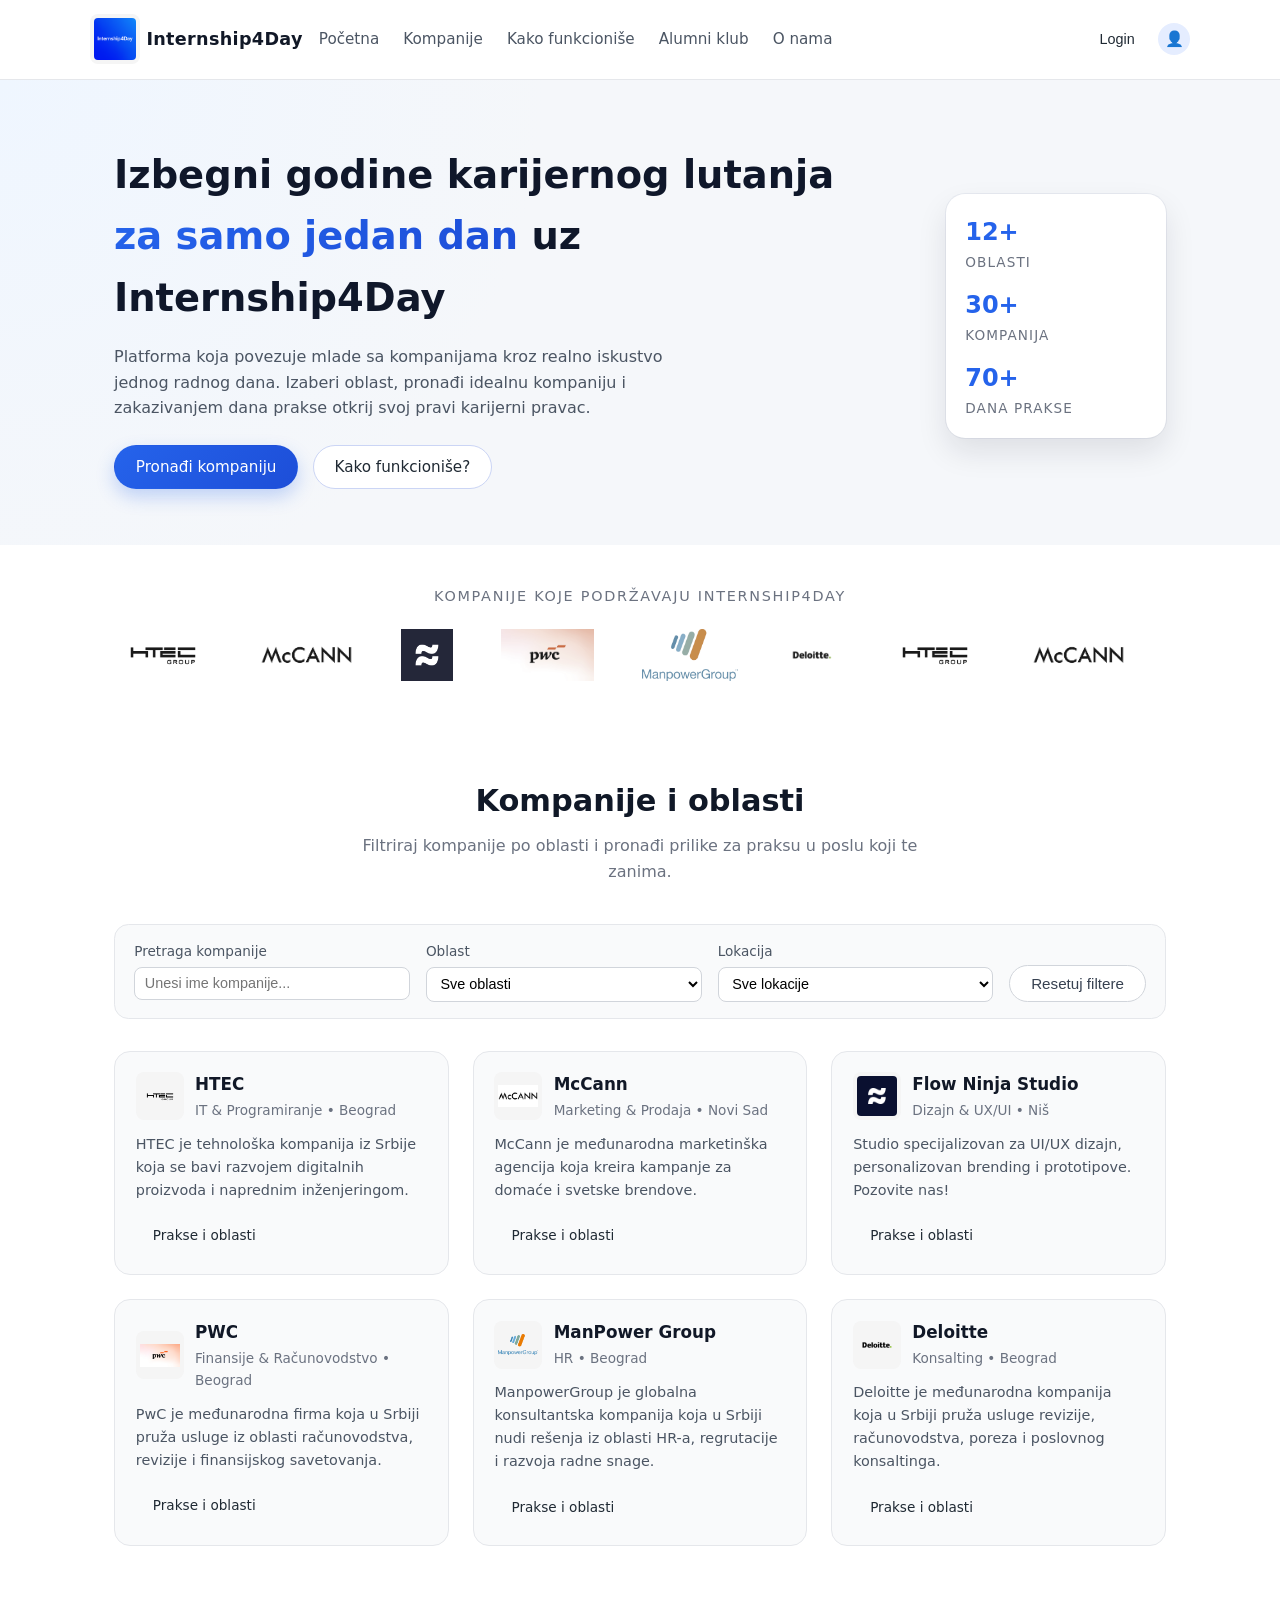
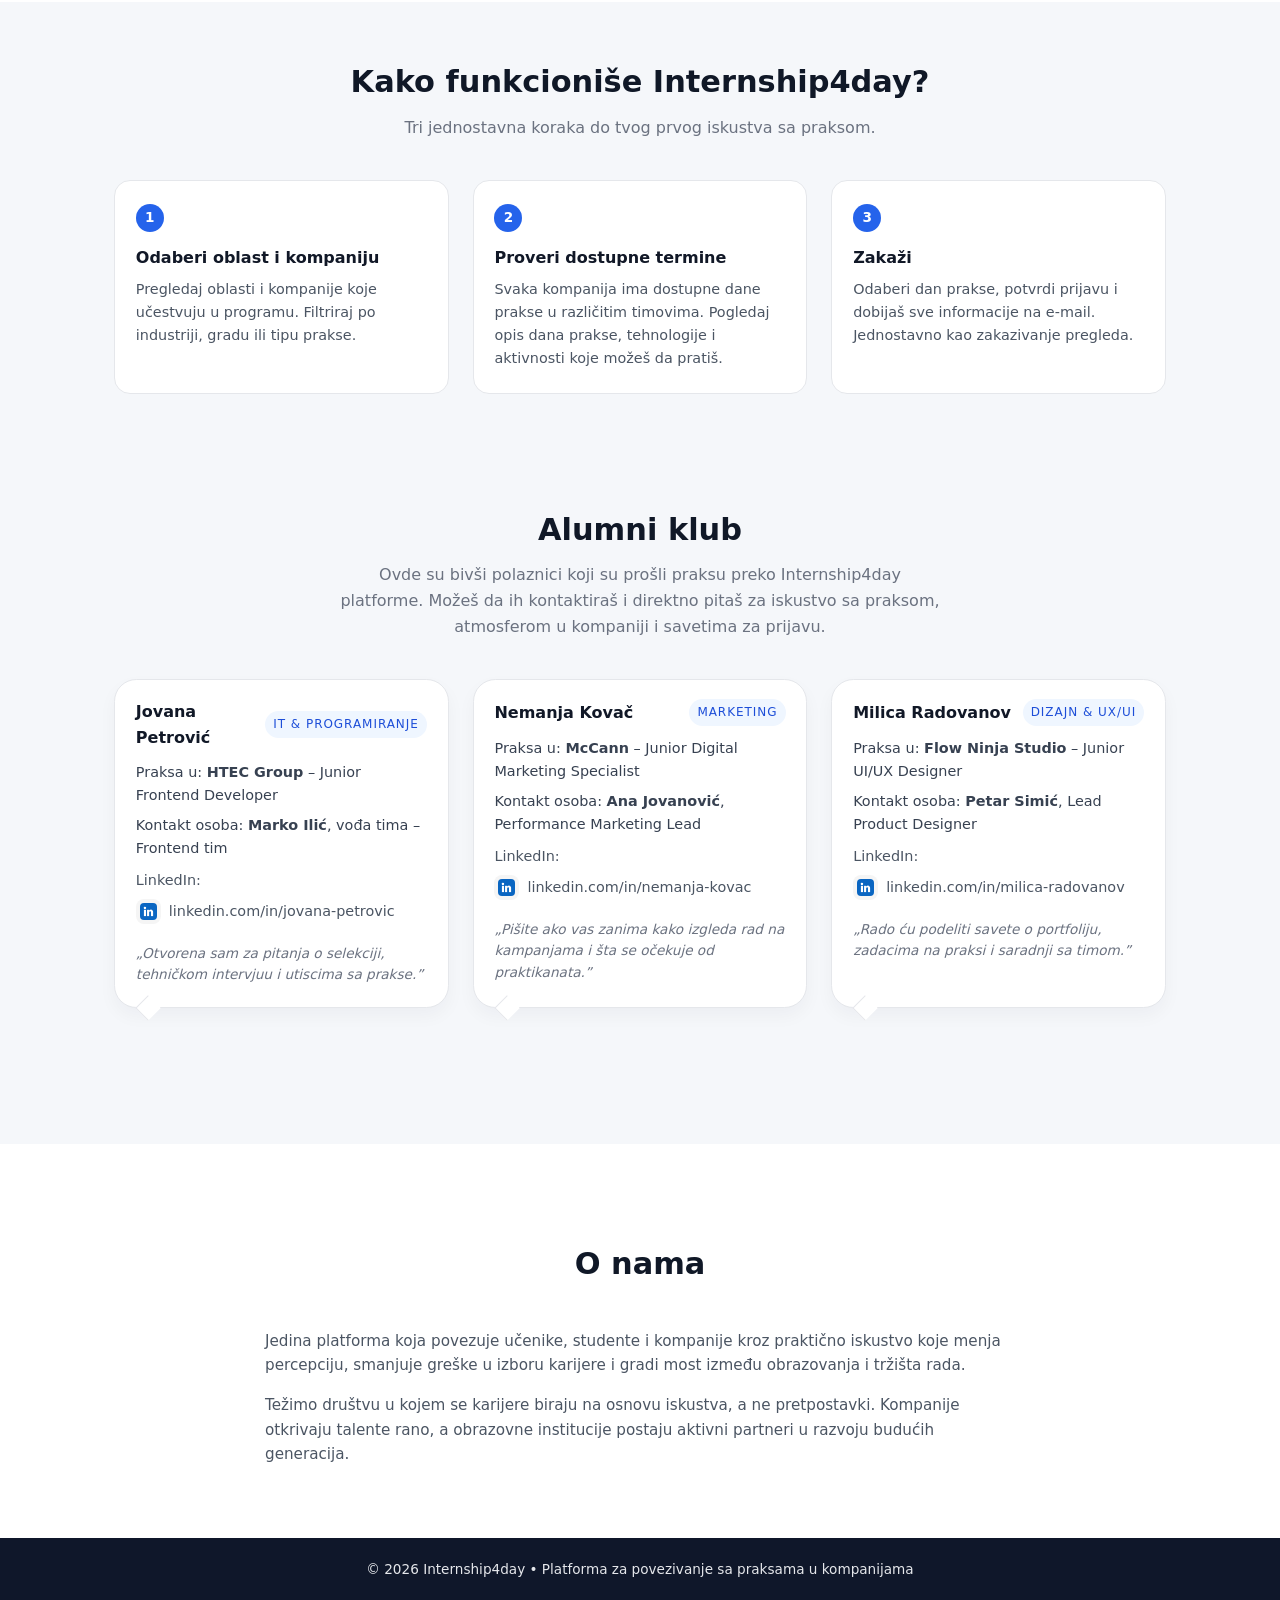
<file: index.html>
<!DOCTYPE html>
<html lang="sr">

<head>
    <meta charset="UTF-8">
    <meta name="viewport" content="width=device-width, initial-scale=1.0">
    <title>Internship4Day – pronađi dan prakse u industriji</title>

    <!-- Ovde linkujemo CSS (napravi fajl styles/style.css) -->
    <link rel="stylesheet" href="styles/style.css">

</head>

<body>

    <!-- HEADER / NAVIGACIJA -->
    <header class="site-header">
        <div class="container header-content">



            <div class="logo">
                <img src="pictures/inter2.png" alt="internship logo" class="intern-logo">

                <span class="logo-text">Internship4Day</span>
            </div>

            <nav class="main-nav" id="mainNav">
                <ul>
                    <li><a href="#hero">Početna</a></li>
                    <li><a href="#companies">Kompanije</a></li>
                    <li><a href="#how-it-works">Kako funkcioniše</a></li>
                    <li><a href="#alumni">Alumni klub</a></li>
                    <li><a href="#about">O nama</a></li>
                </ul>
            </nav>

            <!-- LOGIN + PROFIL U DESNOM UGLU -->
            <div class="header-auth">
                <button class="login-link" id="loginOpenBtn">Login</button>
                <div class="profile-icon">
                    👤
                </div>

                <!-- Hamburger za mobilne -->
                <button class="nav-toggle" id="navToggle" aria-label="Otvori meni">
                    <span class="nav-toggle-line"></span>
                    <span class="nav-toggle-line"></span>
                    <span class="nav-toggle-line"></span>
                </button>
            </div>
        </div>
    </header>



    <main>
        <!-- HERO SEKCIJA -->
        <section class="hero" id="hero">
            <div class="container hero-content">
                <div class="hero-text">
                    <h1>
                        Izbegni godine karijernog lutanja <br>
                        <span class="gradient-tekst">za samo jedan dan</span> uz Internship4Day
                    </h1>

                    <p>
                        Platforma koja povezuje mlade sa kompanijama kroz realno iskustvo jednog radnog dana.
                        Izaberi oblast, pronađi idealnu kompaniju i zakazivanjem dana prakse otkrij svoj pravi karijerni
                        pravac.
                    </p>

                    <div class="hero-actions">
                        <a href="#companies" class="btn primary-btn">Pronađi kompaniju</a>
                        <a href="#how-it-works" class="btn secondary-btn">Kako funkcioniše?</a>
                    </div>
                </div>

                <div class="hero-visual">
                    <!-- Ovo je samo placeholder za kasnije (slika / ilustracija / ikone) -->
                    <div class="hero-stats">
                        <div class="stat">
                            <span class="stat-number">12+</span>
                            <span class="stat-label">oblasti</span>
                        </div>
                        <div class="stat">
                            <span class="stat-number">30+</span>
                            <span class="stat-label">kompanija</span>
                        </div>
                        <div class="stat">
                            <span class="stat-number">70+</span>
                            <span class="stat-label">dana prakse</span>
                        </div>
                    </div>
                </div>
            </div>
        </section>

        <!-- PARTNERS / CLIENTS CAROUSEL -->
        <section class="partners-section">
            <div class="container">
                <p class="partners-label">Kompanije koje podržavaju Internship4Day</p>

                <div class="logo-carousel">
                    <div class="logo-track">
                        <!-- 1. set logotipa -->
                        <img src="pictures/htec.png" alt="HTEC logo">
                        <img src="pictures/mccann.png" alt="McCann logo">
                        <img src="pictures/ninjastudio.jpg" alt="Flow Ninja Studio logo">
                        <img src="pictures/pwc.jpg" alt="PwC logo">
                        <img src="pictures/manpower.png" alt="ManpowerGroup logo">
                        <img src="pictures/deloitte.png" alt="Deloitte logo">

                        <!-- 2. set – isti red, ponovljen zbog infinite scroll-a -->
                        <img src="pictures/htec.png" alt="HTEC logo">
                        <img src="pictures/mccann.png" alt="McCann logo">
                        <img src="pictures/ninjastudio.jpg" alt="Flow Ninja Studio logo">
                        <img src="pictures/pwc.jpg" alt="PwC logo">
                        <img src="pictures/manpower.png" alt="ManpowerGroup logo">
                        <img src="pictures/deloitte.png" alt="Deloitte logo">
                    </div>
                </div>
            </div>
        </section>



        <!-- FILTERI + KOMPANIJE -->
        <section class="companies-section" id="companies">
            <div class="container">
                <header class="section-header">
                    <h2>Kompanije i oblasti</h2>
                    <p>
                        Filtriraj kompanije po oblasti i pronađi prilike za praksu u poslu koji te zanima.
                    </p>
                </header>

                <!-- FILTERI (OVO ĆE KASNIJE RADITI PREKO JS-a) -->
                <form class="filters" id="filterForm">
                    <div class="filter-group">
                        <label for="searchInput">Pretraga kompanije</label>
                        <input type="text" id="searchInput" name="pretraga" placeholder="Unesi ime kompanije...">
                    </div>

                    <div class="filter-group">
                        <label for="fieldSelect">Oblast</label>
                        <select id="fieldSelect" name="oblast">
                            <option value="">Sve oblasti</option>
                            <option value="it">IT &amp; Programiranje</option>
                            <option value="marketing">Marketing &amp; Prodaja</option>
                            <option value="dizajn">Dizajn &amp; UX/UI</option>
                            <option value="finansije">Finansije &amp; Računovodstvo</option>
                            <option value="hr">HR</option>
                            <option value="consulting">Konsalting</option>

                        </select>
                    </div>

                    <div class="filter-group">
                        <label for="locationSelect">Lokacija</label>
                        <select id="locationSelect" name="lokacija">
                            <option value="">Sve lokacije</option>
                            <option value="beograd">Beograd</option>
                            <option value="novi-sad">Novi Sad</option>
                            <option value="nis">Niš</option>

                        </select>
                    </div>

                    <button type="button" class="btn filter-btn" id="resetFilters">
                        Resetuj filtere
                    </button>
                </form>

                <!-- LISTA KOMPANIJA -->
                <div class="companies-grid" id="companiesList">
                    <!-- Svaka kartica je jedna kompanija. Data atributi služe za filtriranje u JS-u. -->

                    <article class="company-card" data-oblast="it" data-lokacija="beograd">
                        <div class="company-header">
                            <img src="pictures/htec.png" alt="HTEC logo" class="company-logo">
                            <div>
                                <h3>HTEC</h3>
                                <p class="company-field">IT &amp; Programiranje • Beograd</p>
                            </div>
                        </div>
                        <p class="company-description">
                            HTEC je tehnološka kompanija iz Srbije koja se bavi razvojem digitalnih proizvoda i
                            naprednim inženjeringom.
                        </p>
                        <div class="company-actions">
                            <a href="company-htec.html" class="btn small-btn">Prakse i oblasti</a>
                        </div>
                    </article>

                    <article class="company-card" data-oblast="marketing" data-lokacija="novi-sad">
                        <div class="company-header">
                            <img src="pictures/mccann.png" alt="McCann logo" class="company-logo">
                            <div>
                                <h3>McCann</h3>
                                <p class="company-field">Marketing &amp; Prodaja • Novi Sad</p>
                            </div>
                        </div>
                        <p class="company-description">
                            McCann je međunarodna marketinška agencija koja kreira kampanje za domaće i svetske
                            brendove.
                        </p>
                        <div class="company-actions">
                            <a href="company-mccann.html" class="btn small-btn">Prakse i oblasti</a>
                        </div>
                    </article>

                    <article class="company-card" data-oblast="dizajn" data-lokacija="nis">
                        <div class="company-header">
                            <img src="pictures/ninjastudio.jpg" alt="ninja studio logo" class="company-logo">
                            <div>
                                <h3>Flow Ninja Studio</h3>
                                <p class="company-field">Dizajn &amp; UX/UI • Niš</p>
                            </div>
                        </div>
                        <p class="company-description">
                            Studio specijalizovan za UI/UX dizajn, personalizovan brending i prototipove. Pozovite nas!
                        </p>
                        <div class="company-actions">
                            <a href="company-Flow-Ninja-Studio.html" class="btn small-btn">Prakse i oblasti</a>
                        </div>
                    </article>

                    <article class="company-card" data-oblast="finansije" data-lokacija="beograd">
                        <div class="company-header">
                            <img src="pictures/pwc.jpg" alt="PWC logo" class="company-logo">
                            <div>
                                <h3>PWC</h3>
                                <p class="company-field">Finansije &amp; Računovodstvo • Beograd</p>
                            </div>
                        </div>
                        <p class="company-description">
                            PwC je međunarodna firma koja u Srbiji pruža usluge iz oblasti računovodstva, revizije i
                            finansijskog savetovanja.
                        </p>
                        <div class="company-actions">
                            <a href="company-pwc.html" class="btn small-btn">Prakse i oblasti</a>
                        </div>
                    </article>

                    <article class="company-card" data-oblast="hr" data-lokacija="beograd">
                        <div class="company-header">
                            <img src="pictures/manpower.png" alt="ManPower logo" class="company-logo">
                            <div>
                                <h3>ManPower Group</h3>
                                <p class="company-field">HR • Beograd</p>
                            </div>
                        </div>
                        <p class="company-description">
                            ManpowerGroup je globalna konsultantska kompanija koja u Srbiji nudi rešenja iz oblasti
                            HR-a, regrutacije i razvoja radne snage.
                        </p>
                        <div class="company-actions">
                            <a href="company-manpower-group.html" class="btn small-btn">Prakse i oblasti</a>
                        </div>
                    </article>

                    <article class="company-card" data-oblast="consulting" data-lokacija="beograd">
                        <div class="company-header">
                            <img src="pictures/deloitte.png" alt="deloitte logo" class="company-logo">
                            <div>
                                <h3>Deloitte</h3>
                                <p class="company-field">Konsalting • Beograd</p>
                            </div>
                        </div>
                        <p class="company-description">
                            Deloitte je međunarodna kompanija koja u Srbiji pruža usluge revizije,
                            računovodstva, poreza i poslovnog konsaltinga.
                        </p>
                        <div class="company-actions">
                            <a href="company-deloitte.html" class="btn small-btn">Prakse i oblasti</a>
                        </div>
                    </article>


                </div>
            </div>
        </section>

        <!-- KAKO FUNKCIONIŠE -->
        <section class="how-it-works" id="how-it-works">
            <div class="container">
                <header class="section-header">
                    <h2>Kako funkcioniše Internship4day?</h2>
                    <p>Tri jednostavna koraka do tvog prvog iskustva sa praksom.</p>
                </header>

                <div class="steps-grid">
                    <article class="step-card">
                        <span class="step-number">1</span>
                        <h3>Odaberi oblast i kompaniju</h3>
                        <p>
                            Pregledaj oblasti i kompanije koje učestvuju u programu.
                            Filtriraj po industriji, gradu ili tipu prakse.
                        </p>
                    </article>

                    <article class="step-card">
                        <span class="step-number">2</span>
                        <h3>Proveri dostupne termine</h3>
                        <p>
                            Svaka kompanija ima dostupne dane prakse u različitim timovima.
                            Pogledaj opis dana prakse, tehnologije i aktivnosti koje možeš da pratiš.
                        </p>
                    </article>

                    <article class="step-card">
                        <span class="step-number">3</span>
                        <h3>Zakaži</h3>
                        <p>
                            Odaberi dan prakse, potvrdi prijavu i dobijaš
                            sve informacije na e-mail. Jednostavno kao zakazivanje pregleda.
                        </p>
                    </article>
                </div>
            </div>
        </section>
        <!-- ALUMNI KLUB -->



        <section class="alumni-section" id="alumni">
            <div class="container">
                <header class="section-header">
                    <h2>Alumni klub</h2>
                    <p>
                        Ovde su bivši polaznici koji su prošli praksu preko Internship4day platforme.
                        Možeš da ih kontaktiraš i direktno pitaš za iskustvo sa praksom,
                        atmosferom u kompaniji i savetima za prijavu.
                    </p>
                </header>

                <div class="alumni-grid">
                    <!-- ALUMNI 1 -->
                    <article class="alumni-card">
                        <div class="alumni-name-line">
                            <h3>Jovana Petrović</h3>
                            <span class="alumni-badge">IT &amp; Programiranje</span>
                        </div>
                        <p class="alumni-company">
                            Praksa u: <strong>HTEC Group</strong> – Junior Frontend Developer
                        </p>
                        <p class="alumni-mentor">
                            Kontakt osoba: <strong>Marko Ilić</strong>, vođa tima – Frontend tim
                        </p>
                        <p class="alumni-contact">LinkedIn:
                        <div class="linkedin-red">
                            <img src="pictures/link2.png" alt="link" class="link-logo">
                            <a href="#" target="_blank" rel="noopener noreferrer">
                                linkedin.com/in/jovana-petrovic
                            </a>
                        </div>


                        </p>
                        <p class="alumni-note">
                            „Otvorena sam za pitanja o selekciji, tehničkom intervjuu i utiscima sa prakse.”
                        </p>
                    </article>

                    <!-- ALUMNI 2 -->
                    <article class="alumni-card">
                        <div class="alumni-name-line">
                            <h3>Nemanja Kovač</h3>
                            <span class="alumni-badge">Marketing</span>
                        </div>
                        <p class="alumni-company">
                            Praksa u: <strong>McCann</strong> – Junior Digital Marketing Specialist
                        </p>
                        <p class="alumni-mentor">
                            Kontakt osoba: <strong>Ana Jovanović</strong>, Performance Marketing Lead
                        </p>
                        <p class="alumni-contact">LinkedIn:

                        <div class="linkedin-red">
                            <img src="pictures/link2.png" alt="link" class="link-logo">
                            <a href="#" target="_blank" rel="noopener noreferrer">
                                linkedin.com/in/nemanja-kovac
                            </a>
                        </div>

                        </p>
                        <p class="alumni-note">
                            „Pišite ako vas zanima kako izgleda rad na kampanjama i šta se očekuje od praktikanata.”
                        </p>
                    </article>

                    <!-- ALUMNI 3 -->
                    <article class="alumni-card">
                        <div class="alumni-name-line">
                            <h3>Milica Radovanov</h3>
                            <span class="alumni-badge">Dizajn &amp; UX/UI</span>
                        </div>
                        <p class="alumni-company">
                            Praksa u: <strong>Flow Ninja Studio</strong> – Junior UI/UX Designer
                        </p>
                        <p class="alumni-mentor">
                            Kontakt osoba: <strong>Petar Simić</strong>, Lead Product Designer
                        </p>
                        <p class="alumni-contact">LinkedIn:


                        <div class="linkedin-red">
                            <img src="pictures/link2.png" alt="link" class="link-logo">
                            <a href="#" target="_blank" rel="noopener noreferrer">
                                linkedin.com/in/milica-radovanov
                            </a>
                        </div>

                        </p>
                        <p class="alumni-note">
                            „Rado ću podeliti savete o portfoliju, zadacima na praksi i saradnji sa timom.”
                        </p>
                    </article>

                </div>
            </div>
        </section>



        <!-- O NAMA -->
        <section class="about-section" id="about">
            <div class="container">
                <header class="section-header">
                    <h2>O nama</h2>
                </header>
                <p>
                    Jedina platforma koja povezuje učenike, studente i kompanije kroz praktično iskustvo koje menjа
                    percepciju,
                    smanjuje greške u izboru karijere i gradi most između obrazovanja i tržišta rada.
                </p>
                <p>
                    Težimo društvu u kojem se karijere biraju na osnovu iskustva, a ne pretpostavki.
                    Kompanije otkrivaju talente rano, a obrazovne institucije postaju aktivni partneri u razvoju budućih
                    generacija.
                </p>
            </div>
        </section>

        <!-- LOGIN MODAL -->
        <div class="login-overlay" id="loginOverlay">
            <div class="login-modal">
                <button class="login-close" id="loginCloseBtn" aria-label="Zatvori login prozor">×</button>

                <h2>Prijava na Internship4day</h2>
                <p class="login-subtitle">
                    Uloguj se na svoj nalog da bi pratio dane prakse koje te zanimaju.
                </p>

                <form class="login-form">
                    <div class="form-group">
                        <label for="loginEmail">Email</label>
                        <input type="email" id="loginEmail" name="email" placeholder="tvoj.email@example.com">
                    </div>

                    <div class="form-group">
                        <label for="loginPassword">Lozinka</label>
                        <input type="password" id="loginPassword" name="password" placeholder="Unesi lozinku">
                    </div>

                    <button type="button" class="btn primary-btn login-submit">
                        Prijavi se
                    </button>

                    <p class="login-register">
                        Nemaš nalog? <a href="#" class="register-link">Registruj se</a>
                        <!-- Registracija nema funkciju, samo vizuelno -->
                    </p>
                </form>
            </div>
        </div>




    </main>

    <!-- FOOTER -->
    <footer class="site-footer">
        <div class="container footer-content">
            <p>© <span id="year"></span> Internship4day • Platforma za povezivanje sa praksama u kompanijama</p>
        </div>
    </footer>


    <script src="scripts/main.js"></script>
    <script>

        document.getElementById('year').textContent = new Date().getFullYear();
    </script>
</body>

</html>
</file>
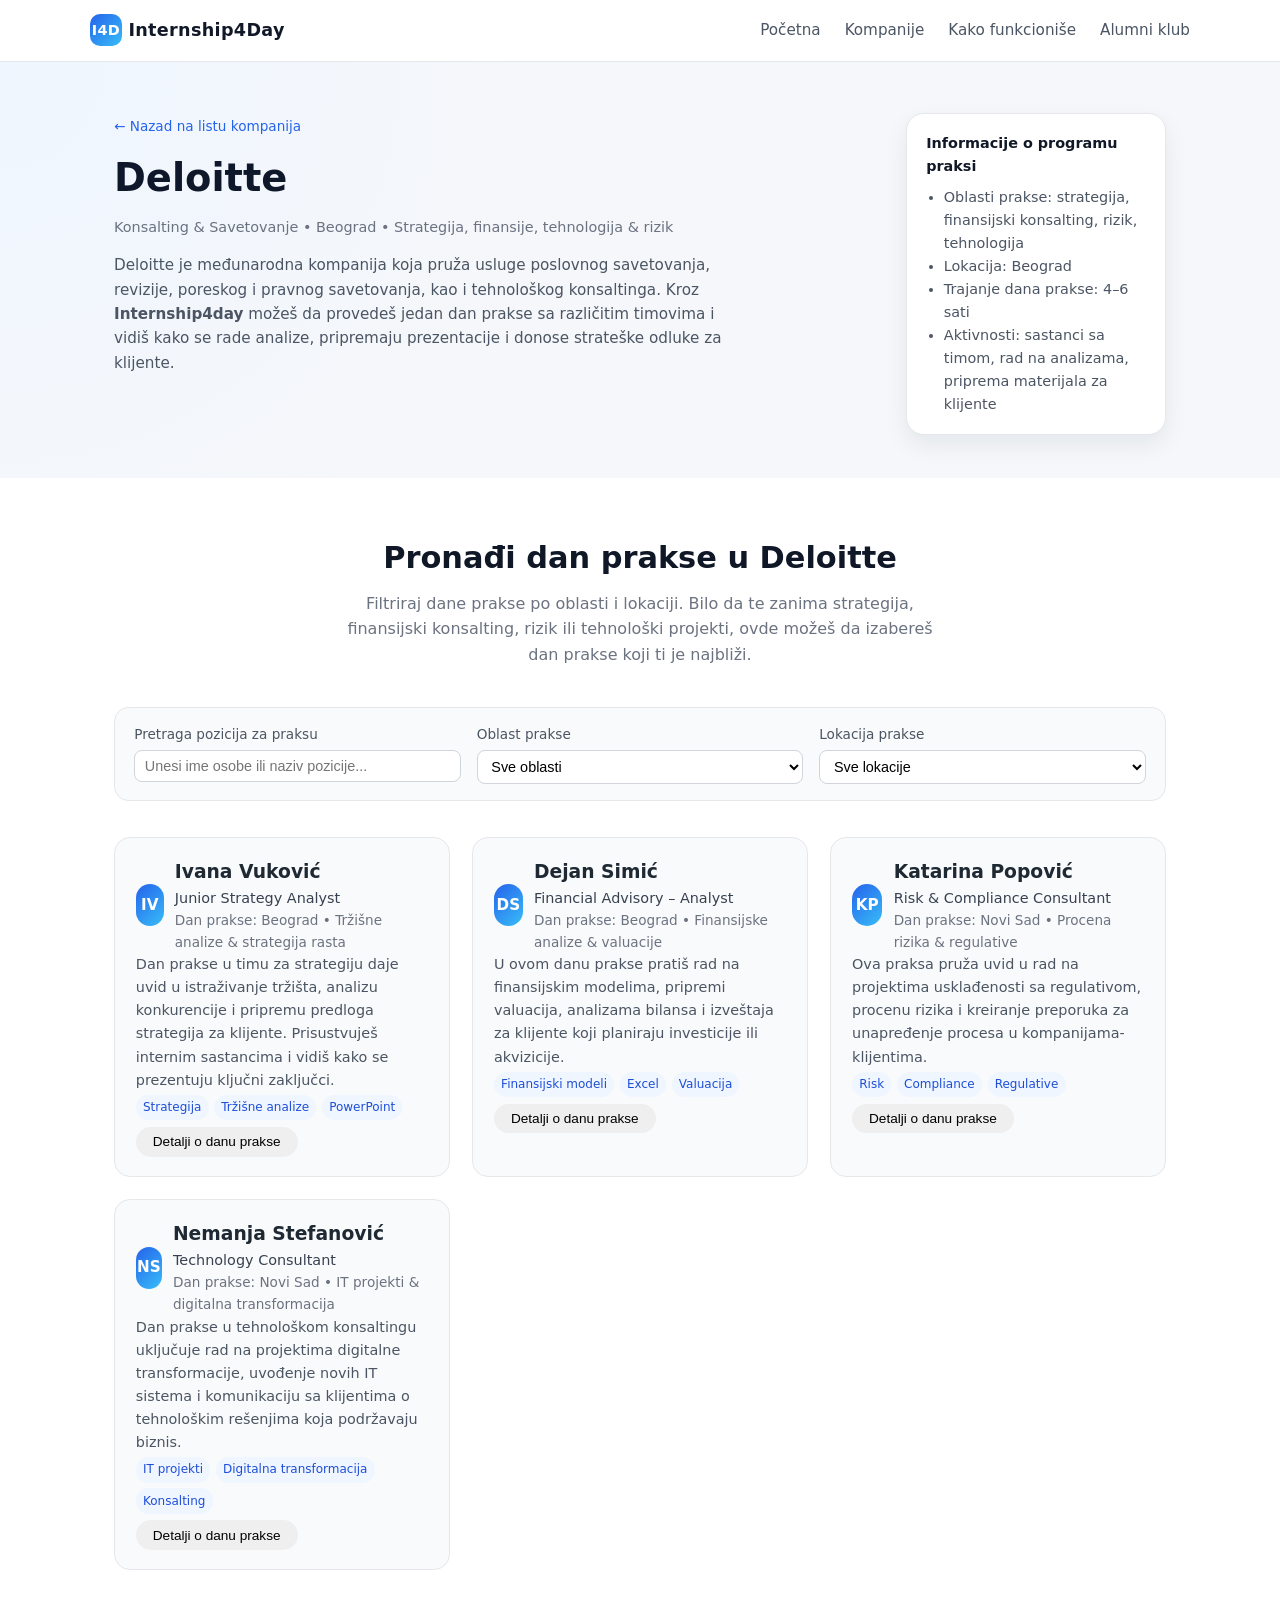
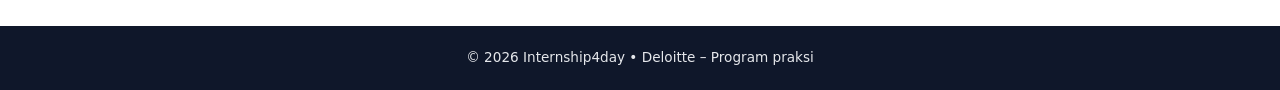
<file: company-deloitte.html>
<!DOCTYPE html>
<html lang="sr">
<head>
    <meta charset="UTF-8">
    <meta name="viewport" content="width=device-width, initial-scale=1.0">
    <title>Deloitte – Prakse u konsaltingu | Internship4Day</title>

    <link rel="stylesheet" href="styles/style.css">
    <link rel="stylesheet" href="styles/company-htec.css">
</head>
<body>

    <!-- HEADER -->
    <header class="site-header">
        <div class="container header-content">
            <div class="logo">
                <span class="logo-mark">I4D</span>
                <span class="logo-text">Internship4Day</span>
            </div>

            <nav class="main-nav" id="mainNav">
                <ul>
                    <li><a href="index.html#hero">Početna</a></li>
                    <li><a href="index.html#companies">Kompanije</a></li>
                    <li><a href="index.html#how-it-works">Kako funkcioniše</a></li>
                    <li><a href="index.html#alumni">Alumni klub</a></li>
                    
                </ul>
            </nav>

            <button class="nav-toggle" id="navToggle" aria-label="Otvori meni">
                <span class="nav-toggle-line"></span>
                <span class="nav-toggle-line"></span>
                <span class="nav-toggle-line"></span>
            </button>
        </div>
    </header>

    <main>
        <!-- HERO: DELOITTE -->
        <section class="company-hero">
            <div class="container company-hero-content">
                <div class="company-hero-info">
                    <a href="index.html#companies" class="back-link">← Nazad na listu kompanija</a>

                    <h1>Deloitte</h1>
                    <p class="company-hero-meta">
                        Konsalting &amp; Savetovanje • Beograd • Strategija, finansije, tehnologija &amp; rizik
                    </p>
                    <p class="company-hero-text">
                        Deloitte je međunarodna kompanija koja pruža usluge poslovnog savetovanja, revizije, 
                        poreskog i pravnog savetovanja, kao i tehnološkog konsaltinga. 
                        Kroz <strong>Internship4day</strong> možeš da provedeš jedan dan prakse sa različitim timovima
                        i vidiš kako se rade analize, pripremaju prezentacije i donose strateške odluke za klijente.
                    </p>
                </div>

                <div class="company-hero-side">
                    <div class="company-highlight-card">
                        <p class="highlight-title">Informacije o programu praksi</p>
                        <ul class="highlight-list">
                            <li>Oblasti prakse: strategija, finansijski konsalting, rizik, tehnologija</li>
                            <li>Lokacija: Beograd</li>
                            <li>Trajanje dana prakse: 4–6 sati</li>
                            <li>Aktivnosti: sastanci sa timom, rad na analizama, priprema materijala za klijente</li>
                        </ul>
                    </div>
                </div>
            </div>
        </section>

        <!-- FILTERI ZA PRAKSE U DELOITTE -->
        <section class="mentors-section">
            <div class="container">
                <header class="section-header">
                    <h2>Pronađi dan prakse u Deloitte</h2>
                    <p>
                        Filtriraj dane prakse po oblasti i lokaciji. Bilo da te zanima strategija, finansijski 
                        konsalting, rizik ili tehnološki projekti, ovde možeš da izabereš dan prakse koji ti je najbliži.
                    </p>
                </header>

                <form class="filters mentors-filters">
                    <div class="filter-group">
                        <label for="mentorSearchInput">Pretraga pozicija za praksu</label>
                        <input 
                            type="text" 
                            id="mentorSearchInput" 
                            placeholder="Unesi ime osobe ili naziv pozicije..."
                        >
                    </div>

                    <div class="filter-group">
                        <label for="departmentSelect">Oblast prakse</label>
                        <select id="departmentSelect">
                            <option value="">Sve oblasti</option>
                            <option value="strategija">Strategija</option>
                            <option value="finansije">Finansijski konsalting</option>
                            <option value="rizik">Rizik &amp; usklađenost</option>
                            <option value="tehnologija">Tehnološki konsalting</option>
                        </select>
                    </div>

                    <div class="filter-group">
                        <label for="mentorLocationSelect">Lokacija prakse</label>
                        <select id="mentorLocationSelect">
                            <option value="">Sve lokacije</option>
                            <option value="beograd">Beograd</option>
                            <option value="novisad">Novi Sad</option>
                        </select>
                    </div>
                </form>

                <!-- LISTA POZICIJA ZA PRAKSU -->
                <div class="mentors-grid" id="mentorsList">
                    
                    <!-- PRAKSA 1 – Strategija -->
                    <article class="mentor-card" data-departman="strategija" data-lokacija="beograd">
                        <header class="mentor-header">
                            <div class="mentor-avatar">IV</div>
                            <div>
                                <h3>Ivana Vuković</h3>
                                <p class="mentor-role">Junior Strategy Analyst</p>
                                <p class="mentor-meta">Dan prakse: Beograd • Tržišne analize &amp; strategija rasta</p>
                            </div>
                        </header>

                        <p class="mentor-description">
                            Dan prakse u timu za strategiju daje uvid u istraživanje tržišta, analizu konkurencije 
                            i pripremu predloga strategija za klijente. Prisustvuješ internim sastancima i vidiš kako 
                            se prezentuju ključni zaključci.
                        </p>

                        <div class="mentor-tags">
                            <span>Strategija</span>
                            <span>Tržišne analize</span>
                            <span>PowerPoint</span>
                        </div>

                        <div class="mentor-actions">
                            <button class="btn small-btn">Detalji o danu prakse</button>
                        </div>
                    </article>

                    <!-- PRAKSA 2 – Finansijski konsalting -->
                    <article class="mentor-card" data-departman="finansije" data-lokacija="beograd">
                        <header class="mentor-header">
                            <div class="mentor-avatar">DS</div>
                            <div>
                                <h3>Dejan Simić</h3>
                                <p class="mentor-role">Financial Advisory – Analyst</p>
                                <p class="mentor-meta">Dan prakse: Beograd • Finansijske analize &amp; valuacije</p>
                            </div>
                        </header>

                        <p class="mentor-description">
                            U ovom danu prakse pratiš rad na finansijskim modelima, pripremi valuacija, 
                            analizama bilansa i izveštaja za klijente koji planiraju investicije ili akvizicije.
                        </p>

                        <div class="mentor-tags">
                            <span>Finansijski modeli</span>
                            <span>Excel</span>
                            <span>Valuacija</span>
                        </div>

                        <div class="mentor-actions">
                            <button class="btn small-btn">Detalji o danu prakse</button>
                        </div>
                    </article>

                    <!-- PRAKSA 3 – Rizik & usklađenost -->
                    <article class="mentor-card" data-departman="rizik" data-lokacija="novisad">
                        <header class="mentor-header">
                            <div class="mentor-avatar">KP</div>
                            <div>
                                <h3>Katarina Popović</h3>
                                <p class="mentor-role">Risk &amp; Compliance Consultant</p>
                                <p class="mentor-meta">Dan prakse: Novi Sad • Procena rizika &amp; regulative</p>
                            </div>
                        </header>

                        <p class="mentor-description">
                            Ova praksa pruža uvid u rad na projektima usklađenosti sa regulativom, 
                            procenu rizika i kreiranje preporuka za unapređenje procesa u kompanijama-klijentima.
                        </p>

                        <div class="mentor-tags">
                            <span>Risk</span>
                            <span>Compliance</span>
                            <span>Regulative</span>
                        </div>

                        <div class="mentor-actions">
                            <button class="btn small-btn">Detalji o danu prakse</button>
                        </div>
                    </article>

                    <!-- PRAKSA 4 – Tehnološki konsalting -->
                    <article class="mentor-card" data-departman="tehnologija" data-lokacija="novisad">
                        <header class="mentor-header">
                            <div class="mentor-avatar">NS</div>
                            <div>
                                <h3>Nemanja Stefanović</h3>
                                <p class="mentor-role">Technology Consultant</p>
                                <p class="mentor-meta">Dan prakse: Novi Sad • IT projekti &amp; digitalna transformacija</p>
                            </div>
                        </header>

                        <p class="mentor-description">
                            Dan prakse u tehnološkom konsaltingu uključuje rad na projektima digitalne transformacije, 
                            uvođenje novih IT sistema i komunikaciju sa klijentima o tehnološkim rešenjima koja 
                            podržavaju biznis.
                        </p>

                        <div class="mentor-tags">
                            <span>IT projekti</span>
                            <span>Digitalna transformacija</span>
                            <span>Konsalting</span>
                        </div>

                        <div class="mentor-actions">
                            <button class="btn small-btn">Detalji o danu prakse</button>
                        </div>
                    </article>

                </div>
            </div>
        </section>
    </main>

        <!-- MODAL ZA KALENDAR – DELOITTE -->
    <div class="schedule-overlay" id="scheduleOverlay">
        <div class="schedule-modal">
            <button class="schedule-close" id="scheduleCloseBtn">×</button>

            <h2>Izaberite termin</h2>
            <p class="schedule-subtitle">
                Odaberite jedan od slobodnih termina za Deloitte praksu.
            </p>

            <div id="calendarContainer"></div>

            <button class="btn primary-btn schedule-confirm-btn" id="scheduleConfirmBtn">
                Zakaži dan prakse
            </button>
        </div>
    </div>

    <!-- SUCCESS MODAL -->
    <div class="success-overlay" id="successOverlay">
        <div class="success-modal">
            <div class="success-icon">✔</div>
            <h3>Uspešno zakazano!</h3>
            <p>Poslali smo vam sve informacije o terminu dana prakse.</p>
            <button class="btn primary-btn" id="successCloseBtn">U redu</button>
        </div>
    </div>


    <!-- FOOTER -->
    <footer class="site-footer">
        <div class="container footer-content">
            <p>© <span id="year"></span> Internship4day • Deloitte – Program praksi</p>
        </div>
    </footer>

    <script src="scripts/deloitte.js"></script>
    <script>
        document.getElementById("year").textContent = new Date().getFullYear();
    </script>
</body>
</html>
</file>
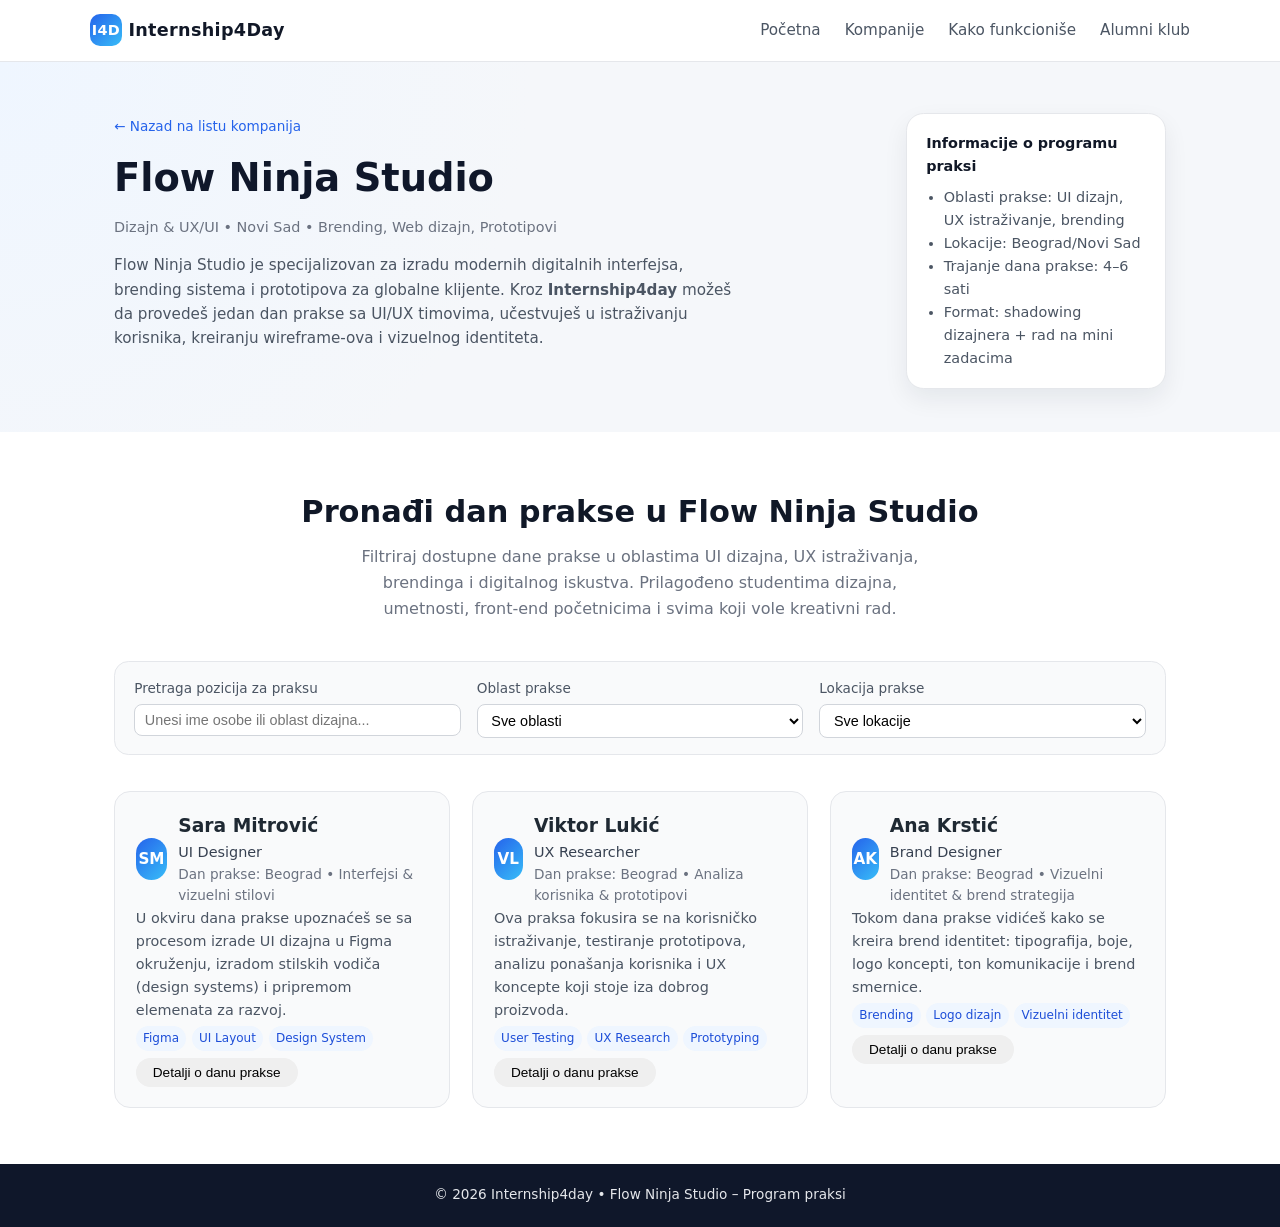
<file: company-Flow-Ninja-Studio.html>
<!DOCTYPE html>
<html lang="sr">
<head>
    <meta charset="UTF-8">
    <meta name="viewport" content="width=device-width, initial-scale=1.0">
    <title>Flow Ninja Studio – Dizajn & UX/UI Prakse | Internship4Day</title>

    <link rel="stylesheet" href="styles/style.css">
    <link rel="stylesheet" href="styles/company-htec.css">
</head>
<body>

    <!-- HEADER -->
    <header class="site-header">
        <div class="container header-content">
            <div class="logo">
                <span class="logo-mark">I4D</span>
                <span class="logo-text">Internship4Day</span>
            </div>

            <nav class="main-nav" id="mainNav">
                <ul>
                    <li><a href="index.html#hero">Početna</a></li>
                    <li><a href="index.html#companies">Kompanije</a></li>
                    <li><a href="index.html#how-it-works">Kako funkcioniše</a></li>
                    <li><a href="index.html#alumni">Alumni klub</a></li>
                    
                </ul>
            </nav>

            <button class="nav-toggle" id="navToggle" aria-label="Otvori meni">
                <span class="nav-toggle-line"></span>
                <span class="nav-toggle-line"></span>
                <span class="nav-toggle-line"></span>
            </button>
        </div>
    </header>

    <main>
        <!-- HERO: FLOW NINJA -->
        <section class="company-hero">
            <div class="container company-hero-content">
                <div class="company-hero-info">
                    <a href="index.html#companies" class="back-link">← Nazad na listu kompanija</a>

                    <h1>Flow Ninja Studio</h1>
                    <p class="company-hero-meta">
                        Dizajn &amp; UX/UI • Novi Sad • Brending, Web dizajn, Prototipovi
                    </p>
                    <p class="company-hero-text">
                        Flow Ninja Studio je specijalizovan za izradu modernih digitalnih interfejsa, brending sistema
                        i prototipova za globalne klijente. Kroz <strong>Internship4day</strong> možeš da provedeš jedan dan prakse
                        sa UI/UX timovima, učestvuješ u istraživanju korisnika, kreiranju wireframe-ova i vizuelnog identiteta.
                    </p>
                </div>

                <div class="company-hero-side">
                    <div class="company-highlight-card">
                        <p class="highlight-title">Informacije o programu praksi</p>
                        <ul class="highlight-list">
                            <li>Oblasti prakse: UI dizajn, UX istraživanje, brending</li>
                            <li>Lokacije: Beograd/Novi Sad</li>
                            <li>Trajanje dana prakse: 4–6 sati</li>
                            <li>Format: shadowing dizajnera + rad na mini zadacima</li>
                        </ul>
                    </div>
                </div>
            </div>
        </section>

        <!-- FILTERI ZA PRAKSE -->
        <section class="mentors-section">
            <div class="container">
                <header class="section-header">
                    <h2>Pronađi dan prakse u Flow Ninja Studio</h2>
                    <p>
                        Filtriraj dostupne dane prakse u oblastima UI dizajna, UX istraživanja,
                        brendinga i digitalnog iskustva. Prilagođeno studentima dizajna, umetnosti,
                        front-end početnicima i svima koji vole kreativni rad.
                    </p>
                </header>

                <form class="filters mentors-filters">
                    <div class="filter-group">
                        <label for="mentorSearchInput">Pretraga pozicija za praksu</label>
                        <input 
                            type="text" 
                            id="mentorSearchInput" 
                            placeholder="Unesi ime osobe ili oblast dizajna..."
                        >
                    </div>

                    <div class="filter-group">
                        <label for="departmentSelect">Oblast prakse</label>
                        <select id="departmentSelect">
                            <option value="">Sve oblasti</option>
                            <option value="ui">UI dizajn</option>
                            <option value="ux">UX istraživanje</option>
                            <option value="brending">Brending</option>
                        </select>
                    </div>

                    <div class="filter-group">
                        <label for="mentorLocationSelect">Lokacija prakse</label>
                        <select id="mentorLocationSelect">
                            <option value="">Sve lokacije</option>
                            <option value="beograd">Beograd</option>
                        </select>
                    </div>
                </form>

                <!-- LISTA POZICIJA ZA PRAKSU -->
                <div class="mentors-grid" id="mentorsList">
                    
                    <!-- UI DIZAJN -->
                    <article class="mentor-card" data-departman="ui" data-lokacija="beograd">
                        <header class="mentor-header">
                            <div class="mentor-avatar">SM</div>
                            <div>
                                <h3>Sara Mitrović</h3>
                                <p class="mentor-role">UI Designer</p>
                                <p class="mentor-meta">Dan prakse: Beograd • Interfejsi &amp; vizuelni stilovi</p>
                            </div>
                        </header>

                        <p class="mentor-description">
                            U okviru dana prakse upoznaćeš se sa procesom izrade UI dizajna u Figma okruženju,
                            izradom stilskih vodiča (design systems) i pripremom elemenata za razvoj.
                        </p>

                        <div class="mentor-tags">
                            <span>Figma</span>
                            <span>UI Layout</span>
                            <span>Design System</span>
                        </div>

                        <div class="mentor-actions">
                            <button class="btn small-btn">Detalji o danu prakse</button>
                        </div>
                    </article>

                    <!-- UX ISTRAŽIVANJE -->
                    <article class="mentor-card" data-departman="ux" data-lokacija="beograd">
                        <header class="mentor-header">
                            <div class="mentor-avatar">VL</div>
                            <div>
                                <h3>Viktor Lukić</h3>
                                <p class="mentor-role">UX Researcher</p>
                                <p class="mentor-meta">Dan prakse: Beograd • Analiza korisnika &amp; prototipovi</p>
                            </div>
                        </header>

                        <p class="mentor-description">
                            Ova praksa fokusira se na korisničko istraživanje, testiranje prototipova,
                            analizu ponašanja korisnika i UX koncepte koji stoje iza dobrog proizvoda.
                        </p>

                        <div class="mentor-tags">
                            <span>User Testing</span>
                            <span>UX Research</span>
                            <span>Prototyping</span>
                        </div>

                        <div class="mentor-actions">
                            <button class="btn small-btn">Detalji o danu prakse</button>
                        </div>
                    </article>

                    <!-- BRENDING -->
                    <article class="mentor-card" data-departman="brending" data-lokacija="beograd">
                        <header class="mentor-header">
                            <div class="mentor-avatar">AK</div>
                            <div>
                                <h3>Ana Krstić</h3>
                                <p class="mentor-role">Brand Designer</p>
                                <p class="mentor-meta">Dan prakse: Beograd • Vizuelni identitet &amp; brend strategija</p>
                            </div>
                        </header>

                        <p class="mentor-description">
                            Tokom dana prakse vidićeš kako se kreira brend identitet: tipografija, boje,
                            logo koncepti, ton komunikacije i brend smernice.
                        </p>

                        <div class="mentor-tags">
                            <span>Brending</span>
                            <span>Logo dizajn</span>
                            <span>Vizuelni identitet</span>
                        </div>

                        <div class="mentor-actions">
                            <button class="btn small-btn">Detalji o danu prakse</button>
                        </div>
                    </article>

                </div>
            </div>
        </section>
    </main>

        <!-- MODAL ZA KALENDAR – FLOW NINJA -->
    <div class="schedule-overlay" id="scheduleOverlay">
        <div class="schedule-modal">
            <button class="schedule-close" id="scheduleCloseBtn">×</button>

            <h2>Izaberite termin</h2>
            <p class="schedule-subtitle">
                Odaberite jedan od slobodnih termina za dan prakse u Flow Ninja Studio.
            </p>

            <div id="calendarContainer"></div>

            <button class="btn primary-btn schedule-confirm-btn" id="scheduleConfirmBtn">
                Zakaži dan prakse
            </button>
        </div>
    </div>

    <!-- SUCCESS MODAL -->
    <div class="success-overlay" id="successOverlay">
        <div class="success-modal">
            <div class="success-icon">✔</div>
            <h3>Uspešno zakazano!</h3>
            <p>Poslali smo vam sve informacije o terminu dana prakse.</p>
            <button class="btn primary-btn" id="successCloseBtn">U redu</button>
        </div>
    </div>


    <!-- FOOTER -->
    <footer class="site-footer">
        <div class="container footer-content">
            <p>© <span id="year"></span> Internship4day • Flow Ninja Studio – Program praksi</p>
        </div>
    </footer>

    <script src="scripts/flowninja.js"></script>
    <script>
        document.getElementById("year").textContent = new Date().getFullYear();
    </script>
</body>
</html>
</file>
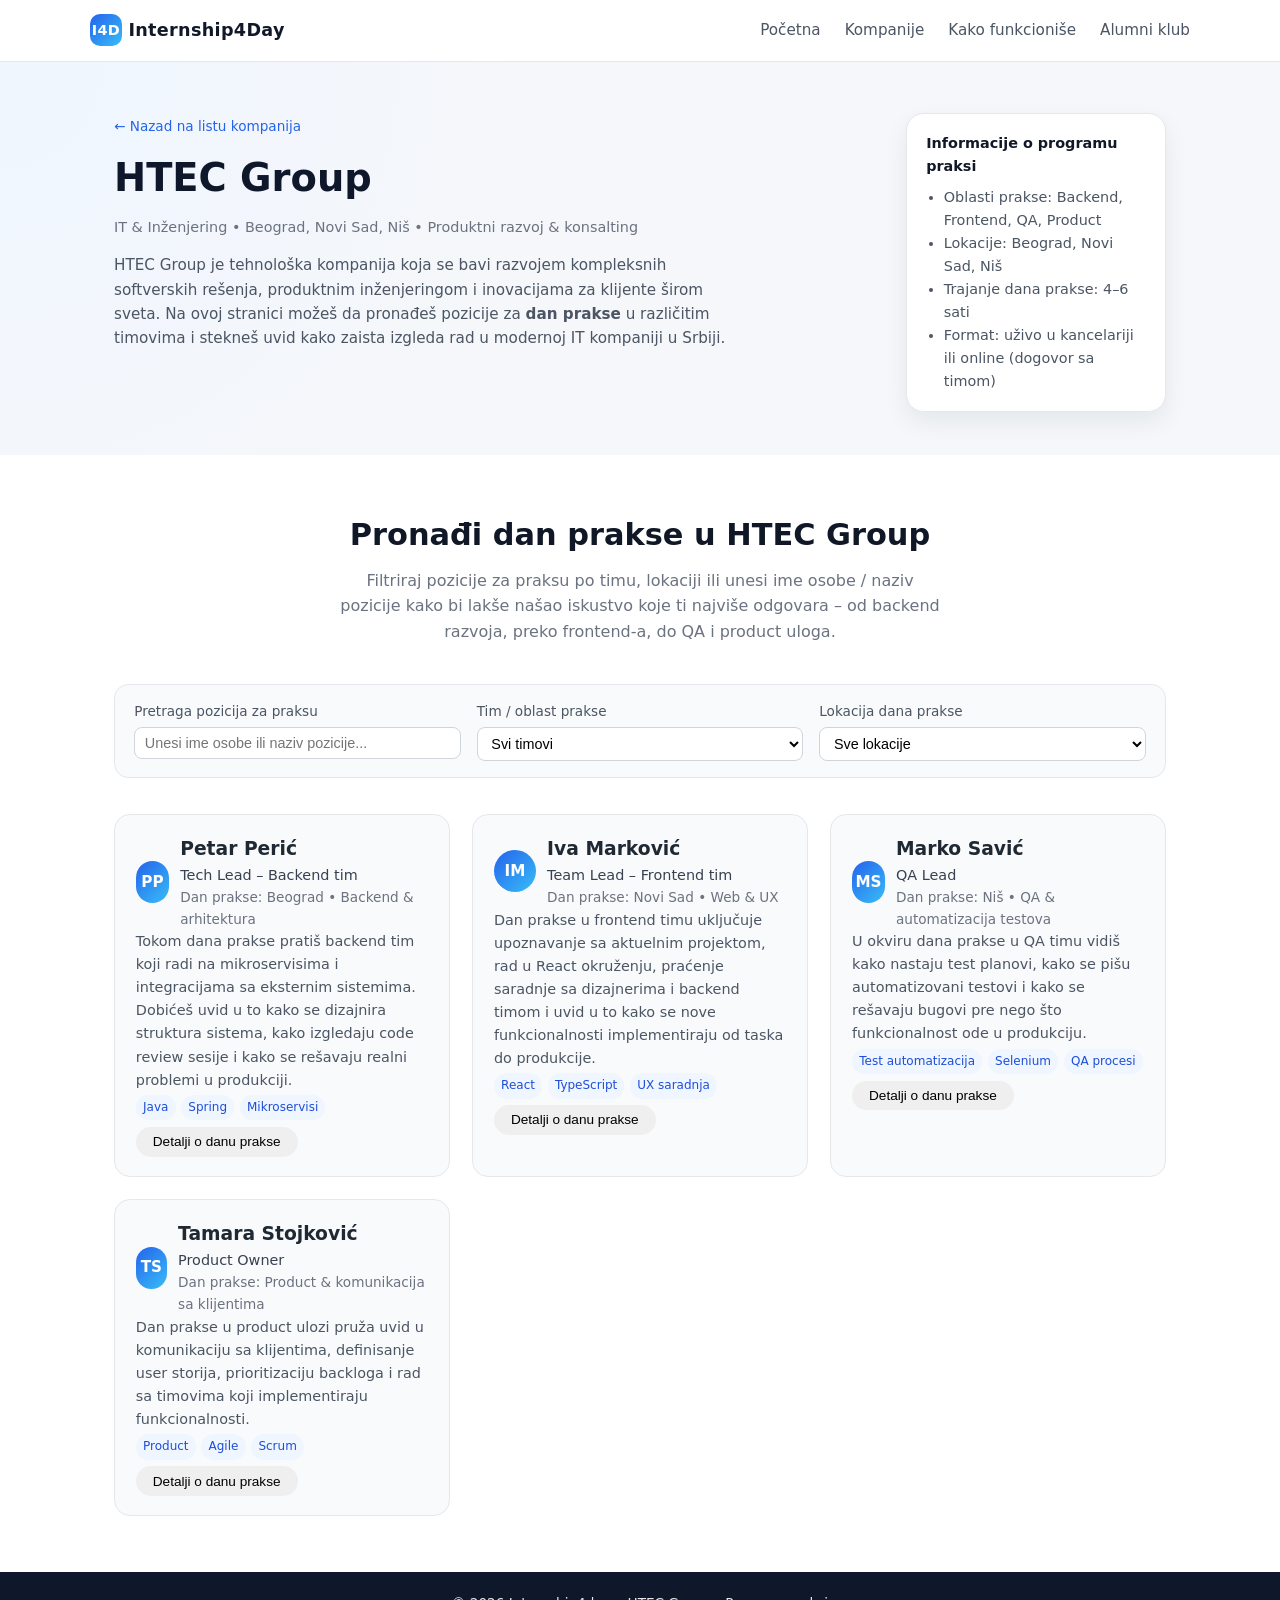
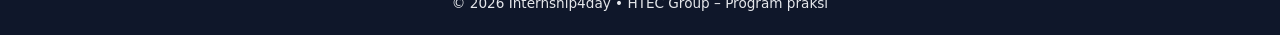
<file: company-htec.html>
<!DOCTYPE html>
<html lang="sr">
<head>
    <meta charset="UTF-8">
    <meta name="viewport" content="width=device-width, initial-scale=1.0">
    <title>HTEC Group – Prakse | Internship4Day</title>

    <!-- Globalni stilovi koje već koristiš -->
    <link rel="stylesheet" href="styles/style.css">
    <link rel="stylesheet" href="styles/company-htec.css">
</head>
<body>

    <!-- HEADER -->
    <header class="site-header">
        <div class="container header-content">
            <div class="logo">
                <span class="logo-mark">I4D</span>
                <span class="logo-text">Internship4Day</span>
            </div>

            <nav class="main-nav" id="mainNav">
                <ul>
                    <li><a href="index.html#hero">Početna</a></li>
                    <li><a href="index.html#companies">Kompanije</a></li>
                    <li><a href="index.html#how-it-works">Kako funkcioniše</a></li>
                    <li><a href="index.html#alumni">Alumni klub</a></li>
                    
                </ul>
            </nav>

            <button class="nav-toggle" id="navToggle" aria-label="Otvori meni">
                <span class="nav-toggle-line"></span>
                <span class="nav-toggle-line"></span>
                <span class="nav-toggle-line"></span>
            </button>
        </div>
    </header>

    <main>
        <!-- HERO ZA KOMPANIJU HTEC -->
        <section class="company-hero">
            <div class="container company-hero-content">
                <div class="company-hero-info">
                    <a href="index.html#companies" class="back-link">← Nazad na listu kompanija</a>

                    <h1>HTEC Group</h1>
                    <p class="company-hero-meta">
                        IT &amp; Inženjering • Beograd, Novi Sad, Niš • Produktni razvoj &amp; konsalting
                    </p>
                    <p class="company-hero-text">
                        HTEC Group je tehnološka kompanija koja se bavi razvojem kompleksnih softverskih 
                        rešenja, produktnim inženjeringom i inovacijama za klijente širom sveta. 
                        Na ovoj stranici možeš da pronađeš pozicije za <strong>dan prakse</strong> u različitim timovima 
                        i stekneš uvid kako zaista izgleda rad u modernoj IT kompaniji u Srbiji.
                    </p>
                </div>

                <div class="company-hero-side">
                    <div class="company-highlight-card">
                        <p class="highlight-title">Informacije o programu praksi</p>
                        <ul class="highlight-list">
                            <li>Oblasti prakse: Backend, Frontend, QA, Product</li>
                            <li>Lokacije: Beograd, Novi Sad, Niš</li>
                            <li>Trajanje dana prakse: 4–6 sati</li>
                            <li>Format: uživo u kancelariji ili online (dogovor sa timom)</li>
                        </ul>
                    </div>
                </div>
            </div>
        </section>

        <!-- FILTERI ZA PRAKSE U HTEC-U -->
        <section class="mentors-section">
            <div class="container">
                <header class="section-header">
                    <h2>Pronađi dan prakse u HTEC Group</h2>
                    <p>
                        Filtriraj pozicije za praksu po timu, lokaciji ili unesi ime osobe / naziv pozicije 
                        kako bi lakše našao iskustvo koje ti najviše odgovara – od backend razvoja, preko frontend-a, 
                        do QA i product uloga.
                    </p>
                </header>

                <form class="filters mentors-filters" id="mentorFilterForm">
                    <div class="filter-group">
                        <label for="mentorSearchInput">Pretraga pozicija za praksu</label>
                        <input 
                            type="text" 
                            id="mentorSearchInput" 
                            name="pretragaPrakse" 
                            placeholder="Unesi ime osobe ili naziv pozicije..."
                        >
                    </div>

                    <div class="filter-group">
                        <label for="departmentSelect">Tim / oblast prakse</label>
                        <select id="departmentSelect" name="departman">
                            <option value="">Svi timovi</option>
                            <option value="backend">Backend tim</option>
                            <option value="frontend">Frontend tim</option>
                            <option value="qa">QA &amp; testiranje</option>
                            <option value="product">Product &amp; projekti</option>
                        </select>
                    </div>

                    <div class="filter-group">
                        <label for="mentorLocationSelect">Lokacija dana prakse</label>
                        <select id="mentorLocationSelect" name="lokacijaPrakse">
                            <option value="">Sve lokacije</option>
                            <option value="beograd">Beograd</option>
                            <option value="novi-sad">Novi Sad</option>
                            <option value="nis">Niš</option>
                            
                        </select>
                    </div>
                </form>

                <!-- LISTA POZICIJA ZA PRAKSU (FIKTIVNA IMENA) -->
                <div class="mentors-grid" id="mentorsList">
                    <!-- PRAKSA 1 -->
                    <article class="mentor-card" 
                             data-departman="backend" 
                             data-lokacija="beograd">
                        <header class="mentor-header">
                            <div class="mentor-avatar">PP</div>
                            <div>
                                <h3>Petar Perić</h3>
                                <p class="mentor-role">Tech Lead – Backend tim</p>
                                <p class="mentor-meta">Dan prakse: Beograd • Backend &amp; arhitektura</p>
                            </div>
                        </header>

                        <p class="mentor-description">
                            Tokom dana prakse pratiš backend tim koji radi na mikroservisima i integracijama 
                            sa eksternim sistemima. Dobićeš uvid u to kako se dizajnira struktura sistema, 
                            kako izgledaju code review sesije i kako se rešavaju realni problemi u produkciji.
                        </p>

                        <div class="mentor-tags">
                            <span>Java</span>
                            <span>Spring</span>
                            <span>Mikroservisi</span>
                        </div>

                        <div class="mentor-actions">
                            <button 
                                class="btn small-btn practice-details-btn" 
                                type="button">
                             Detalji o danu prakse
                            </button>
                        </div>
                    </article>

                    <!-- PRAKSA 2 -->
                    <article class="mentor-card" 
                             data-departman="frontend" 
                             data-lokacija="novi-sad">
                        <header class="mentor-header">
                            <div class="mentor-avatar">IM</div>
                            <div>
                                <h3>Iva Marković</h3>
                                <p class="mentor-role">Team Lead – Frontend tim</p>
                                <p class="mentor-meta">Dan prakse: Novi Sad • Web &amp; UX</p>
                            </div>
                        </header>

                        <p class="mentor-description">
                            Dan prakse u frontend timu uključuje upoznavanje sa aktuelnim projektom, 
                            rad u React okruženju, praćenje saradnje sa dizajnerima i backend timom 
                            i uvid u to kako se nove funkcionalnosti implementiraju od taska do produkcije.
                        </p>

                        <div class="mentor-tags">
                            <span>React</span>
                            <span>TypeScript</span>
                            <span>UX saradnja</span>
                        </div>

                        <div class="mentor-actions">
                            <button class="btn small-btn" type="button">Detalji o danu prakse</button>
                        </div>
                    </article>

                    <!-- PRAKSA 3 -->
                    <article class="mentor-card" 
                             data-departman="qa" 
                             data-lokacija="nis">
                        <header class="mentor-header">
                            <div class="mentor-avatar">MS</div>
                            <div>
                                <h3>Marko Savić</h3>
                                <p class="mentor-role">QA Lead</p>
                                <p class="mentor-meta">Dan prakse: Niš • QA &amp; automatizacija testova</p>
                            </div>
                        </header>

                        <p class="mentor-description">
                            U okviru dana prakse u QA timu vidiš kako nastaju test planovi, 
                            kako se pišu automatizovani testovi i kako se rešavaju bugovi pre nego što 
                            funkcionalnost ode u produkciju.
                        </p>

                        <div class="mentor-tags">
                            <span>Test automatizacija</span>
                            <span>Selenium</span>
                            <span>QA procesi</span>
                        </div>

                        <div class="mentor-actions">
                            <button class="btn small-btn" type="button">Detalji o danu prakse</button>
                        </div>
                    </article>

                    <!-- PRAKSA 4 -->
                    <article class="mentor-card" 
                             data-departman="product" 
                             data-lokacija="nis">
                        <header class="mentor-header">
                            <div class="mentor-avatar">TS</div>
                            <div>
                                <h3>Tamara Stojković</h3>
                                <p class="mentor-role">Product Owner</p>
                                <p class="mentor-meta">Dan prakse: Product &amp; komunikacija sa klijentima</p>
                            </div>
                        </header>

                        <p class="mentor-description">
                            Dan prakse u product ulozi pruža uvid u komunikaciju sa klijentima, 
                            definisanje user storija, prioritizaciju backloga i rad sa timovima 
                            koji implementiraju funkcionalnosti.
                        </p>

                        <div class="mentor-tags">
                            <span>Product</span>
                            <span>Agile</span>
                            <span>Scrum</span>
                        </div>

                        <div class="mentor-actions">
                            <button class="btn small-btn" type="button">Detalji o danu prakse</button>
                        </div>
                    </article>
                </div>
            </div>
        </section>
                <!-- MODAL ZA KALENDAR DANA PRAKSE -->
        <div class="practice-overlay" id="practiceOverlay">
            <div class="practice-modal">
                <button class="practice-close" id="practiceCloseBtn" aria-label="Zatvori prozor">×</button>

                <h2>Odaberi dan prakse</h2>
                <p class="practice-info" id="practiceInfo">
                    HTEC Group • Dan prakse
                </p>
                <p class="practice-meta" id="practiceMeta">
                    Lokacija: Beograd • Format: u kancelariji ili remote
                </p>

                <div class="practice-calendar">
                    <div class="calendar-header">
                        <span>April 2025</span>
                        <div class="calendar-legend">
                            <span class="legend-box free"></span> Slobodan dan
                            <span class="legend-box busy"></span> Zauzet dan
                        </div>
                    </div>

                    <div class="calendar-grid">
                        <!-- Neka nasumična kombinacija zauzetih/slobodnih dana -->
                        <!-- Linija 1 -->
                        <div class="calendar-day busy">1</div>
                        <div class="calendar-day">2</div>
                        <div class="calendar-day">3</div>
                        <div class="calendar-day busy">4</div>
                        <div class="calendar-day">5</div>
                        <div class="calendar-day">6</div>
                        <div class="calendar-day busy">7</div>

                        <!-- Linija 2 -->
                        <div class="calendar-day">8</div>
                        <div class="calendar-day">9</div>
                        <div class="calendar-day busy">10</div>
                        <div class="calendar-day">11</div>
                        <div class="calendar-day busy">12</div>
                        <div class="calendar-day">13</div>
                        <div class="calendar-day">14</div>

                        <!-- Linija 3 -->
                        <div class="calendar-day">15</div>
                        <div class="calendar-day busy">16</div>
                        <div class="calendar-day">17</div>
                        <div class="calendar-day">18</div>
                        <div class="calendar-day busy">19</div>
                        <div class="calendar-day">20</div>
                        <div class="calendar-day">21</div>

                        <!-- Linija 4 -->
                        <div class="calendar-day">22</div>
                        <div class="calendar-day busy">23</div>
                        <div class="calendar-day">24</div>
                        <div class="calendar-day">25</div>
                        <div class="calendar-day busy">26</div>
                        <div class="calendar-day">27</div>
                        <div class="calendar-day">28</div>

                        <!-- Linija 5 -->
                        <div class="calendar-day">29</div>
                        <div class="calendar-day busy">30</div>
                    </div>
                </div>

                <button class="btn primary-btn practice-schedule-btn" id="scheduleBtn">
                    Zakaži
                </button>

                <!-- MINI PRAVOUGAONIK ZA USPEŠNO ZAKAZIVANJE -->
                <div class="schedule-toast" id="scheduleToast">
                    <span class="toast-icon">✔</span>
                    <span>Uspešno ste zakazali dan prakse.</span>
                </div>
            </div>
        </div>

    </main>

    <!-- MODAL ZA KALENDAR -->
<div class="schedule-overlay" id="scheduleOverlay">
    <div class="schedule-modal">
        <button class="schedule-close" id="scheduleCloseBtn">×</button>

        <h2>Izaberite termin</h2>
        <p class="schedule-subtitle">
            Odaberite jedan od slobodnih termina za dan prakse.
        </p>

        <div id="calendarContainer"></div>

        <button class="btn primary-btn schedule-confirm-btn" id="scheduleConfirmBtn">
            Zakaži dan prakse
        </button>
    </div>
</div>

<!-- SUCCESS MODAL -->
<div class="success-overlay" id="successOverlay">
    <div class="success-modal">
        <div class="success-icon">✔</div>
        <h3>Uspešno zakazano!</h3>
        <p>Poslali smo vam sve informacije o terminu.</p>
        <button class="btn primary-btn" id="successCloseBtn">U redu</button>
    </div>
</div>


    <!-- FOOTER -->
    <footer class="site-footer">
        <div class="container footer-content">
            <p>© <span id="year"></span> Internship4day • HTEC Group – Program praksi</p>
        </div>
    </footer>

    <!-- GLOBALNI JS (isti kao za index) -->
    <script src="scripts/htec.js"></script>
    <script>
        document.getElementById('year').textContent = new Date().getFullYear();
    </script>
</body>
</html>
</file>
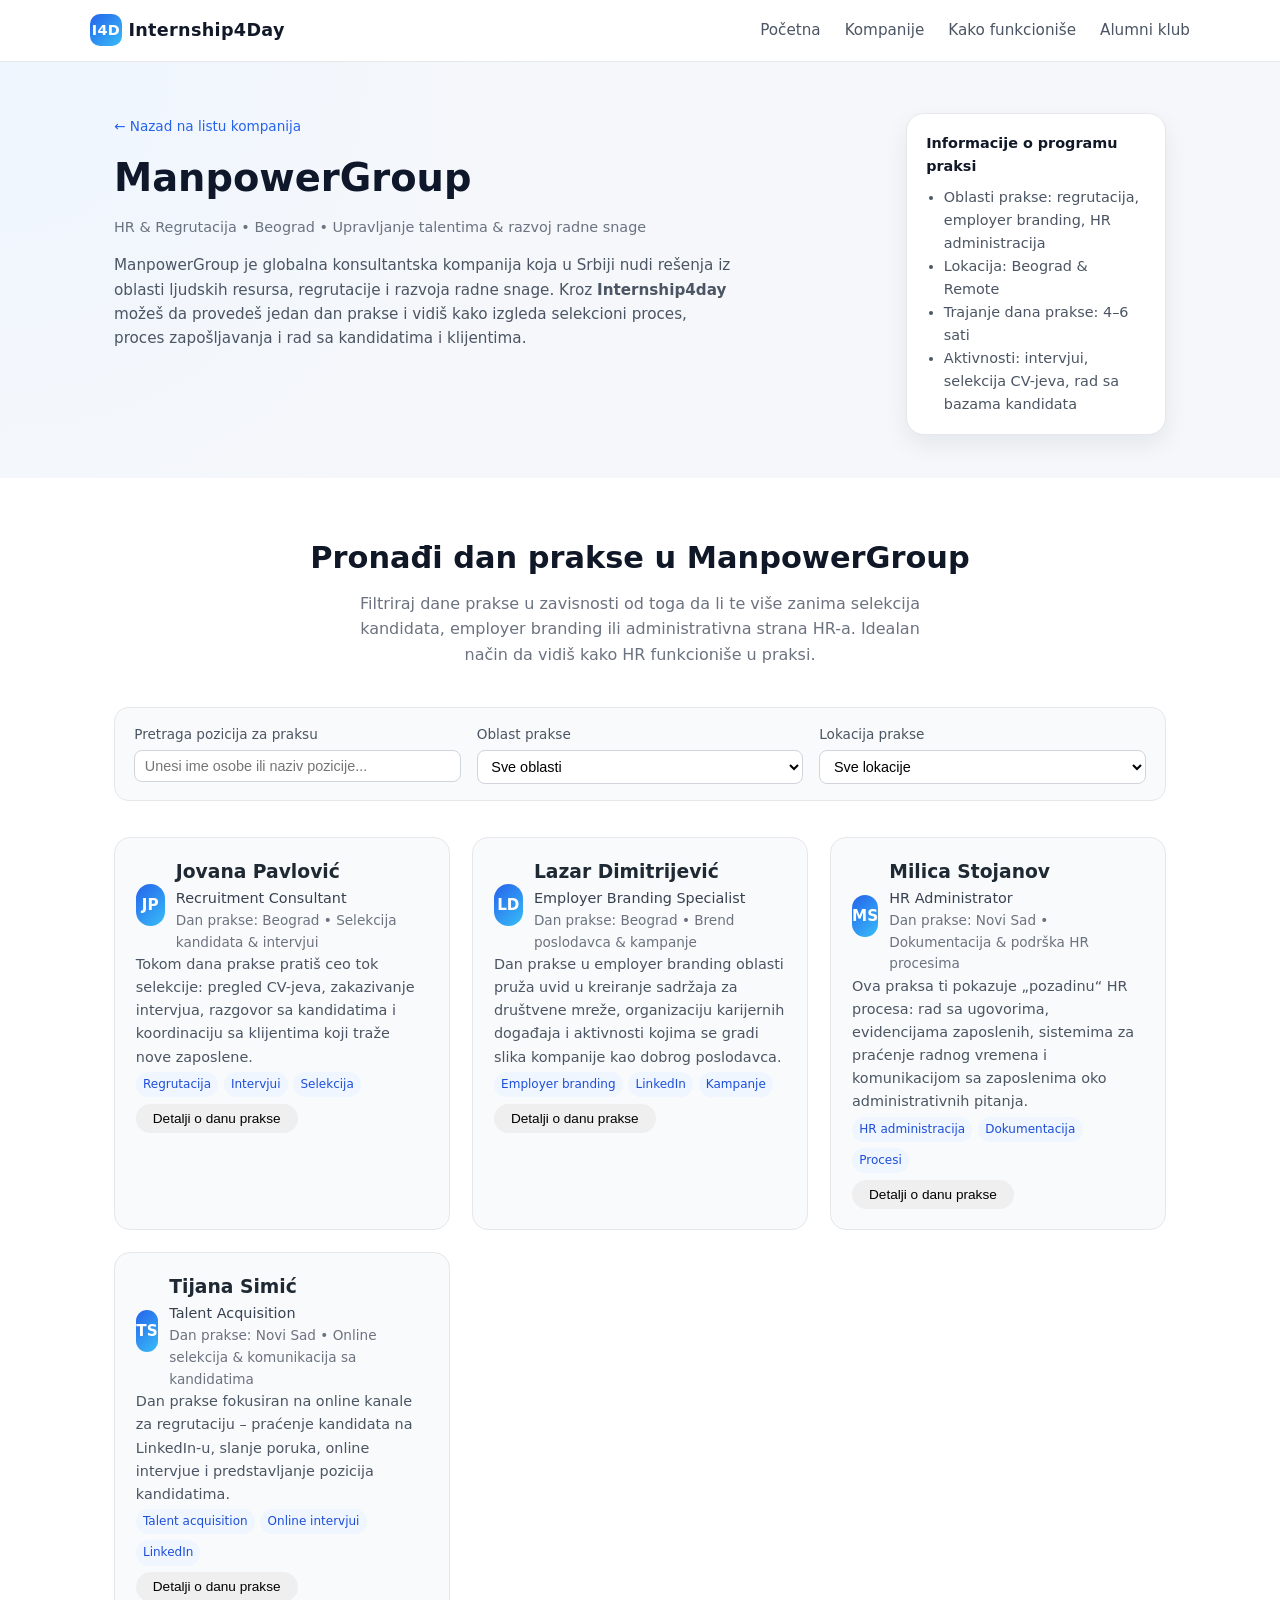
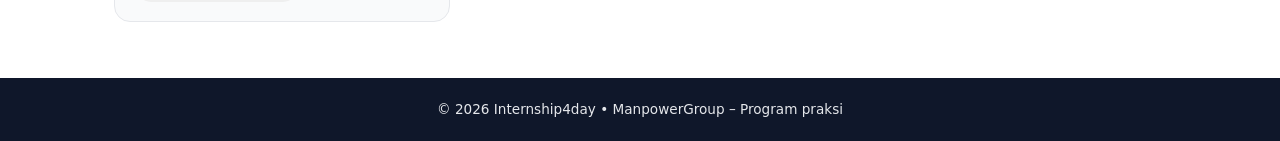
<file: company-manpower-group.html>
<!DOCTYPE html>
<html lang="sr">
<head>
    <meta charset="UTF-8">
    <meta name="viewport" content="width=device-width, initial-scale=1.0">
    <title>ManpowerGroup – Prakse u HR oblasti | Internship4Day</title>

    <link rel="stylesheet" href="styles/style.css">
    <link rel="stylesheet" href="styles/company-htec.css">
</head>
<body>

    <!-- HEADER -->
    <header class="site-header">
        <div class="container header-content">
            <div class="logo">
                <span class="logo-mark">I4D</span>
                <span class="logo-text">Internship4Day</span>
            </div>

            <nav class="main-nav" id="mainNav">
                <ul>
                    <li><a href="index.html#hero">Početna</a></li>
                    <li><a href="index.html#companies">Kompanije</a></li>
                    <li><a href="index.html#how-it-works">Kako funkcioniše</a></li>
                    <li><a href="index.html#alumni">Alumni klub</a></li>
                    
                </ul>
            </nav>

            <button class="nav-toggle" id="navToggle" aria-label="Otvori meni">
                <span class="nav-toggle-line"></span>
                <span class="nav-toggle-line"></span>
                <span class="nav-toggle-line"></span>
            </button>
        </div>
    </header>

    <main>
        <!-- HERO: MANPOWERGROUP -->
        <section class="company-hero">
            <div class="container company-hero-content">
                <div class="company-hero-info">
                    <a href="index.html#companies" class="back-link">← Nazad na listu kompanija</a>

                    <h1>ManpowerGroup</h1>
                    <p class="company-hero-meta">
                        HR &amp; Regrutacija • Beograd • Upravljanje talentima &amp; razvoj radne snage
                    </p>
                    <p class="company-hero-text">
                        ManpowerGroup je globalna konsultantska kompanija koja u Srbiji nudi rešenja iz oblasti ljudskih resursa,
                        regrutacije i razvoja radne snage. Kroz <strong>Internship4day</strong> možeš da provedeš jedan dan prakse
                        i vidiš kako izgleda selekcioni proces, proces zapošljavanja i rad sa kandidatima i klijentima.
                    </p>
                </div>

                <div class="company-hero-side">
                    <div class="company-highlight-card">
                        <p class="highlight-title">Informacije o programu praksi</p>
                        <ul class="highlight-list">
                            <li>Oblasti prakse: regrutacija, employer branding, HR administracija</li>
                            <li>Lokacija: Beograd &amp; Remote</li>
                            <li>Trajanje dana prakse: 4–6 sati</li>
                            <li>Aktivnosti: intervjui, selekcija CV-jeva, rad sa bazama kandidata</li>
                        </ul>
                    </div>
                </div>
            </div>
        </section>

        <!-- FILTERI ZA PRAKSE U MANPOWERGROUP -->
        <section class="mentors-section">
            <div class="container">
                <header class="section-header">
                    <h2>Pronađi dan prakse u ManpowerGroup</h2>
                    <p>
                        Filtriraj dane prakse u zavisnosti od toga da li te više zanima selekcija kandidata, 
                        employer branding ili administrativna strana HR-a. Idealan način da vidiš kako HR funkcioniše u praksi.
                    </p>
                </header>

                <form class="filters mentors-filters">
                    <div class="filter-group">
                        <label for="mentorSearchInput">Pretraga pozicija za praksu</label>
                        <input 
                            type="text" 
                            id="mentorSearchInput" 
                            placeholder="Unesi ime osobe ili naziv pozicije..."
                        >
                    </div>

                    <div class="filter-group">
                        <label for="departmentSelect">Oblast prakse</label>
                        <select id="departmentSelect">
                            <option value="">Sve oblasti</option>
                            <option value="regrutacija">Regrutacija</option>
                            <option value="branding">Employer branding</option>
                            <option value="administracija">HR administracija</option>
                        </select>
                    </div>

                    <div class="filter-group">
                        <label for="mentorLocationSelect">Lokacija prakse</label>
                        <select id="mentorLocationSelect">
                            <option value="">Sve lokacije</option>
                            <option value="beograd">Beograd</option>
                            <option value="novi-sad">Novi Sad</option>
                        </select>
                    </div>
                </form>

                <!-- LISTA POZICIJA ZA PRAKSU -->
                <div class="mentors-grid" id="mentorsList">
                    
                    <!-- PRAKSA 1 – Regrutacija -->
                    <article class="mentor-card" data-departman="regrutacija" data-lokacija="beograd">
                        <header class="mentor-header">
                            <div class="mentor-avatar">JP</div>
                            <div>
                                <h3>Jovana Pavlović</h3>
                                <p class="mentor-role">Recruitment Consultant</p>
                                <p class="mentor-meta">Dan prakse: Beograd • Selekcija kandidata &amp; intervjui</p>
                            </div>
                        </header>

                        <p class="mentor-description">
                            Tokom dana prakse pratiš ceo tok selekcije: pregled CV-jeva, zakazivanje intervjua, 
                            razgovor sa kandidatima i koordinaciju sa klijentima koji traže nove zaposlene.
                        </p>

                        <div class="mentor-tags">
                            <span>Regrutacija</span>
                            <span>Intervjui</span>
                            <span>Selekcija</span>
                        </div>

                        <div class="mentor-actions">
                            <button class="btn small-btn">Detalji o danu prakse</button>
                        </div>
                    </article>

                    <!-- PRAKSA 2 – Employer branding -->
                    <article class="mentor-card" data-departman="branding" data-lokacija="beograd">
                        <header class="mentor-header">
                            <div class="mentor-avatar">LD</div>
                            <div>
                                <h3>Lazar Dimitrijević</h3>
                                <p class="mentor-role">Employer Branding Specialist</p>
                                <p class="mentor-meta">Dan prakse: Beograd • Brend poslodavca &amp; kampanje</p>
                            </div>
                        </header>

                        <p class="mentor-description">
                            Dan prakse u employer branding oblasti pruža uvid u kreiranje sadržaja za društvene mreže,
                            organizaciju karijernih događaja i aktivnosti kojima se gradi slika kompanije kao dobrog poslodavca.
                        </p>

                        <div class="mentor-tags">
                            <span>Employer branding</span>
                            <span>LinkedIn</span>
                            <span>Kampanje</span>
                        </div>

                        <div class="mentor-actions">
                            <button class="btn small-btn">Detalji o danu prakse</button>
                        </div>
                    </article>

                    <!-- PRAKSA 3 – HR Administracija -->
                    <article class="mentor-card" data-departman="administracija" data-lokacija="novi-sad">
                        <header class="mentor-header">
                            <div class="mentor-avatar">MS</div>
                            <div>
                                <h3>Milica Stojanov</h3>
                                <p class="mentor-role">HR Administrator</p>
                                <p class="mentor-meta">Dan prakse: Novi Sad • Dokumentacija &amp; podrška HR procesima</p>
                            </div>
                        </header>

                        <p class="mentor-description">
                            Ova praksa ti pokazuje „pozadinu“ HR procesa: rad sa ugovorima, evidencijama zaposlenih, 
                            sistemima za praćenje radnog vremena i komunikacijom sa zaposlenima oko administrativnih pitanja.
                        </p>

                        <div class="mentor-tags">
                            <span>HR administracija</span>
                            <span>Dokumentacija</span>
                            <span>Procesi</span>
                        </div>

                        <div class="mentor-actions">
                            <button class="btn small-btn">Detalji o danu prakse</button>
                        </div>
                    </article>

                    <!-- PRAKSA 4 – Regrutacija (remote) -->
                    <article class="mentor-card" data-departman="regrutacija" data-lokacija="novi-sad">
                        <header class="mentor-header">
                            <div class="mentor-avatar">TS</div>
                            <div>
                                <h3>Tijana Simić</h3>
                                <p class="mentor-role">Talent Acquisition</p>
                                <p class="mentor-meta">Dan prakse: Novi Sad • Online selekcija &amp; komunikacija sa kandidatima</p>
                            </div>
                        </header>

                        <p class="mentor-description">
                            Dan prakse fokusiran na online kanale za regrutaciju – praćenje kandidata na LinkedIn-u,
                            slanje poruka, online intervjue i predstavljanje pozicija kandidatima.
                        </p>

                        <div class="mentor-tags">
                            <span>Talent acquisition</span>
                            <span>Online intervjui</span>
                            <span>LinkedIn</span>
                        </div>

                        <div class="mentor-actions">
                            <button class="btn small-btn">Detalji o danu prakse</button>
                        </div>
                    </article>

                </div>
            </div>
        </section>
    </main>

        <!-- MODAL ZA KALENDAR – MANPOWERGROUP -->
    <div class="schedule-overlay" id="scheduleOverlay">
        <div class="schedule-modal">
            <button class="schedule-close" id="scheduleCloseBtn">×</button>

            <h2>Izaberite termin</h2>
            <p class="schedule-subtitle">
                Odaberite jedan od slobodnih termina za dan prakse u ManpowerGroup.
            </p>

            <div id="calendarContainer"></div>

            <button class="btn primary-btn schedule-confirm-btn" id="scheduleConfirmBtn">
                Zakaži dan prakse
            </button>
        </div>
    </div>

    <!-- SUCCESS MODAL -->
    <div class="success-overlay" id="successOverlay">
        <div class="success-modal">
            <div class="success-icon">✔</div>
            <h3>Uspešno zakazano!</h3>
            <p>Poslali smo vam sve informacije o terminu dana prakse.</p>
            <button class="btn primary-btn" id="successCloseBtn">U redu</button>
        </div>
    </div>


    <!-- FOOTER -->
    <footer class="site-footer">
        <div class="container footer-content">
            <p>© <span id="year"></span> Internship4day • ManpowerGroup – Program praksi</p>
        </div>
    </footer>

    <script src="scripts/manpower.js"></script>
    <script>
        document.getElementById("year").textContent = new Date().getFullYear();
    </script>
</body>
</html>
</file>
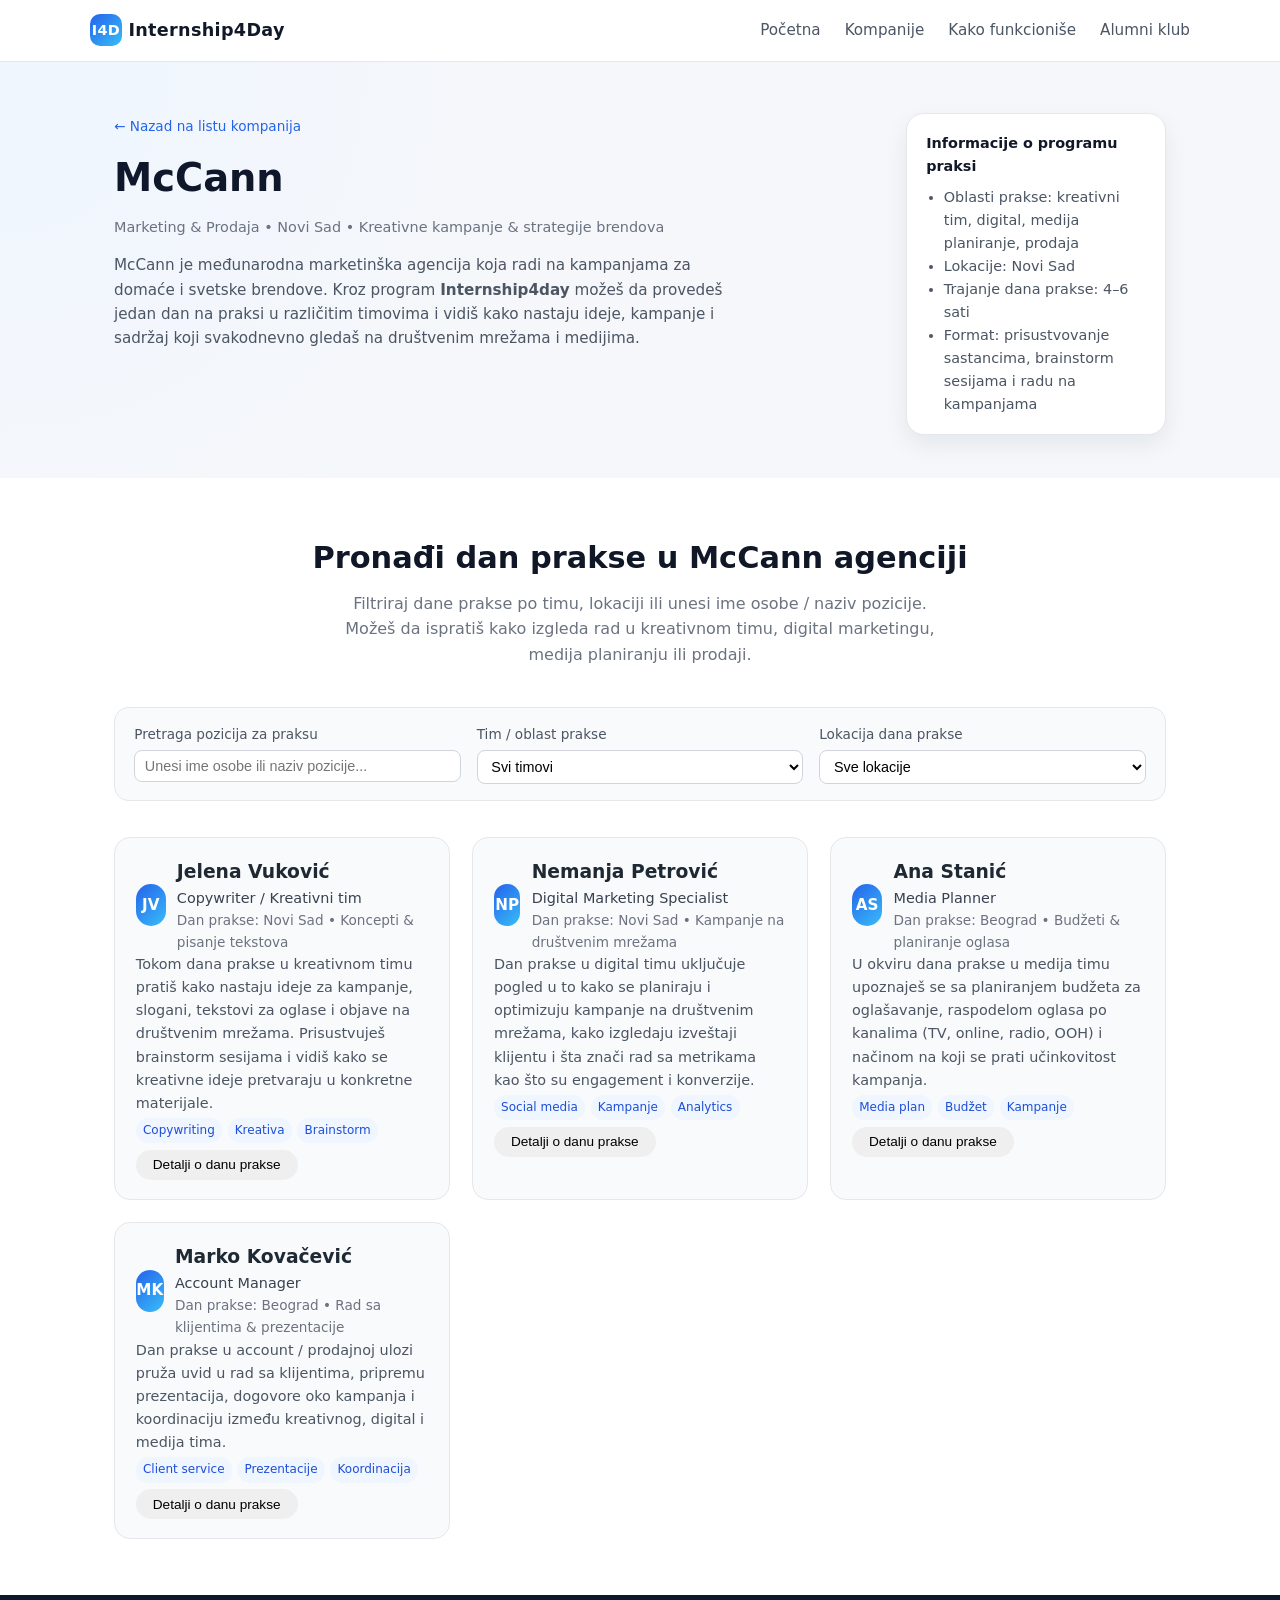
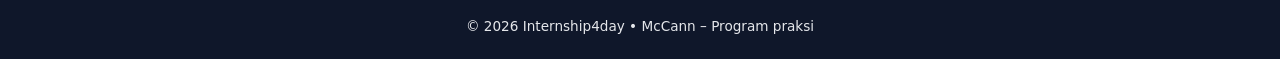
<file: company-mccann.html>
<!DOCTYPE html>
<html lang="sr">
<head>
    <meta charset="UTF-8">
    <meta name="viewport" content="width=device-width, initial-scale=1.0">
    <title>McCann – Prakse u marketingu | Internship4Day</title>

    <!-- Globalni stilovi koje već koristiš -->
    <link rel="stylesheet" href="styles/style.css">
    <link rel="stylesheet" href="styles/company-htec.css">
</head>
<body>

    <!-- HEADER -->
    <header class="site-header">
        <div class="container header-content">
            <div class="logo">
                <span class="logo-mark">I4D</span>
                <span class="logo-text">Internship4Day</span>
            </div>

            <nav class="main-nav" id="mainNav">
                <ul>
                    <li><a href="index.html#hero">Početna</a></li>
                    <li><a href="index.html#companies">Kompanije</a></li>
                    <li><a href="index.html#how-it-works">Kako funkcioniše</a></li>
                    <li><a href="index.html#alumni">Alumni klub</a></li>
                   
                </ul>
            </nav>

            <button class="nav-toggle" id="navToggle" aria-label="Otvori meni">
                <span class="nav-toggle-line"></span>
                <span class="nav-toggle-line"></span>
                <span class="nav-toggle-line"></span>
            </button>
        </div>
    </header>

    <main>
        <!-- HERO ZA KOMPANIJU McCann -->
        <section class="company-hero">
            <div class="container company-hero-content">
                <div class="company-hero-info">
                    <a href="index.html#companies" class="back-link">← Nazad na listu kompanija</a>

                    <h1>McCann</h1>
                    <p class="company-hero-meta">
                        Marketing &amp; Prodaja • Novi Sad • Kreativne kampanje &amp; strategije brendova
                    </p>
                    <p class="company-hero-text">
                        McCann je međunarodna marketinška agencija koja radi na kampanjama za domaće i svetske brendove. 
                        Kroz program <strong>Internship4day</strong> možeš da provedeš jedan dan na praksi u različitim timovima 
                        i vidiš kako nastaju ideje, kampanje i sadržaj koji svakodnevno gledaš na društvenim mrežama i medijima.
                    </p>
                </div>

                <div class="company-hero-side">
                    <div class="company-highlight-card">
                        <p class="highlight-title">Informacije o programu praksi</p>
                        <ul class="highlight-list">
                            <li>Oblasti prakse: kreativni tim, digital, medija planiranje, prodaja</li>
                            <li>Lokacije: Novi Sad</li>
                            <li>Trajanje dana prakse: 4–6 sati</li>
                            <li>Format: prisustvovanje sastancima, brainstorm sesijama i radu na kampanjama</li>
                        </ul>
                    </div>
                </div>
            </div>
        </section>

        <!-- FILTERI ZA PRAKSE U McCann -->
        <section class="mentors-section">
            <div class="container">
                <header class="section-header">
                    <h2>Pronađi dan prakse u McCann agenciji</h2>
                    <p>
                        Filtriraj dane prakse po timu, lokaciji ili unesi ime osobe / naziv pozicije. 
                        Možeš da ispratiš kako izgleda rad u kreativnom timu, digital marketingu, medija planiranju ili prodaji.
                    </p>
                </header>

                <form class="filters mentors-filters" id="mentorFilterForm">
                    <div class="filter-group">
                        <label for="mentorSearchInput">Pretraga pozicija za praksu</label>
                        <input 
                            type="text" 
                            id="mentorSearchInput" 
                            name="pretragaPrakse" 
                            placeholder="Unesi ime osobe ili naziv pozicije..."
                        >
                    </div>

                    <div class="filter-group">
                        <label for="departmentSelect">Tim / oblast prakse</label>
                        <select id="departmentSelect" name="departman">
                            <option value="">Svi timovi</option>
                            <option value="kreativa">Kreativni tim</option>
                            <option value="digital">Digital marketing</option>
                            <option value="medija">Medija planiranje</option>
                            <option value="sales">Prodaja / Account</option>
                        </select>
                    </div>

                    <div class="filter-group">
                        <label for="mentorLocationSelect">Lokacija dana prakse</label>
                        <select id="mentorLocationSelect" name="lokacijaPrakse">
                            <option value="">Sve lokacije</option>
                            <option value="novi-sad">Novi Sad</option>
                            <option value="beograd">Beograd</option>
                        </select>
                    </div>
                </form>

                <!-- LISTA POZICIJA ZA PRAKSU (FIKTIVNA IMENA) -->
                <div class="mentors-grid" id="mentorsList">
                    <!-- PRAKSA 1 – Kreativa -->
                    <article class="mentor-card" 
                             data-departman="kreativa" 
                             data-lokacija="novi-sad">
                        <header class="mentor-header">
                            <div class="mentor-avatar">JV</div>
                            <div>
                                <h3>Jelena Vuković</h3>
                                <p class="mentor-role">Copywriter / Kreativni tim</p>
                                <p class="mentor-meta">Dan prakse: Novi Sad • Koncepti &amp; pisanje tekstova</p>
                            </div>
                        </header>

                        <p class="mentor-description">
                            Tokom dana prakse u kreativnom timu pratiš kako nastaju ideje za kampanje, slogani, 
                            tekstovi za oglase i objave na društvenim mrežama. Prisustvuješ brainstorm sesijama 
                            i vidiš kako se kreativne ideje pretvaraju u konkretne materijale.
                        </p>

                        <div class="mentor-tags">
                            <span>Copywriting</span>
                            <span>Kreativa</span>
                            <span>Brainstorm</span>
                        </div>

                        <div class="mentor-actions">
                            <button class="btn small-btn" type="button">Detalji o danu prakse</button>
                        </div>
                    </article>

                    <!-- PRAKSA 2 – Digital -->
                    <article class="mentor-card" 
                             data-departman="digital" 
                             data-lokacija="novi-sad">
                        <header class="mentor-header">
                            <div class="mentor-avatar">NP</div>
                            <div>
                                <h3>Nemanja Petrović</h3>
                                <p class="mentor-role">Digital Marketing Specialist</p>
                                <p class="mentor-meta">Dan prakse: Novi Sad • Kampanje na društvenim mrežama</p>
                            </div>
                        </header>

                        <p class="mentor-description">
                            Dan prakse u digital timu uključuje pogled u to kako se planiraju i optimizuju 
                            kampanje na društvenim mrežama, kako izgledaju izveštaji klijentu i šta znači 
                            rad sa metrikama kao što su engagement i konverzije.
                        </p>

                        <div class="mentor-tags">
                            <span>Social media</span>
                            <span>Kampanje</span>
                            <span>Analytics</span>
                        </div>

                        <div class="mentor-actions">
                            <button class="btn small-btn" type="button">Detalji o danu prakse</button>
                        </div>
                    </article>

                    <!-- PRAKSA 3 – Medija planiranje -->
                    <article class="mentor-card" 
                             data-departman="medija" 
                             data-lokacija="beograd">
                        <header class="mentor-header">
                            <div class="mentor-avatar">AS</div>
                            <div>
                                <h3>Ana Stanić</h3>
                                <p class="mentor-role">Media Planner</p>
                                <p class="mentor-meta">Dan prakse: Beograd • Budžeti &amp; planiranje oglasa</p>
                            </div>
                        </header>

                        <p class="mentor-description">
                            U okviru dana prakse u medija timu upoznaješ se sa planiranjem budžeta za oglašavanje, 
                            raspodelom oglasa po kanalima (TV, online, radio, OOH) i načinom na koji se prati 
                            učinkovitost kampanja.
                        </p>

                        <div class="mentor-tags">
                            <span>Media plan</span>
                            <span>Budžet</span>
                            <span>Kampanje</span>
                        </div>

                        <div class="mentor-actions">
                            <button class="btn small-btn" type="button">Detalji o danu prakse</button>
                        </div>
                    </article>

                    <!-- PRAKSA 4 – Prodaja / Account -->
                    <article class="mentor-card" 
                             data-departman="sales" 
                             data-lokacija="beograd">
                        <header class="mentor-header">
                            <div class="mentor-avatar">MK</div>
                            <div>
                                <h3>Marko Kovačević</h3>
                                <p class="mentor-role">Account Manager</p>
                                <p class="mentor-meta">Dan prakse: Beograd • Rad sa klijentima &amp; prezentacije</p>
                            </div>
                        </header>

                        <p class="mentor-description">
                            Dan prakse u account / prodajnoj ulozi pruža uvid u rad sa klijentima, pripremu prezentacija, 
                            dogovore oko kampanja i koordinaciju između kreativnog, digital i medija tima.
                        </p>

                        <div class="mentor-tags">
                            <span>Client service</span>
                            <span>Prezentacije</span>
                            <span>Koordinacija</span>
                        </div>

                        <div class="mentor-actions">
                            <button class="btn small-btn" type="button">Detalji o danu prakse</button>
                        </div>
                    </article>
                </div>
            </div>
        </section>
    </main>

    <!-- MODAL ZA KALENDAR MCCANN -->
<div class="schedule-overlay" id="scheduleOverlay">
    <div class="schedule-modal">
        <button class="schedule-close" id="scheduleCloseBtn">×</button>

        <h2>Izaberite termin</h2>
        <p class="schedule-subtitle">
            Odaberite jedan od slobodnih termina za dan prakse u McCann-u.
        </p>

        <div id="calendarContainer"></div>

        <button class="btn primary-btn schedule-confirm-btn" id="scheduleConfirmBtn">
            Zakaži dan prakse
        </button>
    </div>
</div>

<!-- SUCCESS MODAL -->
<div class="success-overlay" id="successOverlay">
    <div class="success-modal">
        <div class="success-icon">✔</div>
        <h3>Uspešno zakazano!</h3>
        <p>Poslali smo vam sve informacije o terminu dana prakse.</p>
        <button class="btn primary-btn" id="successCloseBtn">U redu</button>
    </div>
</div>


    <!-- FOOTER -->
    <footer class="site-footer">
        <div class="container footer-content">
            <p>© <span id="year"></span> Internship4day • McCann – Program praksi</p>
        </div>
    </footer>

    <!-- GLOBALNI JS (isti kao za index) -->
    <script src="scripts/mccann.js"></script>
    <script>
        document.getElementById('year').textContent = new Date().getFullYear();
    </script>
</body>
</html>
</file>
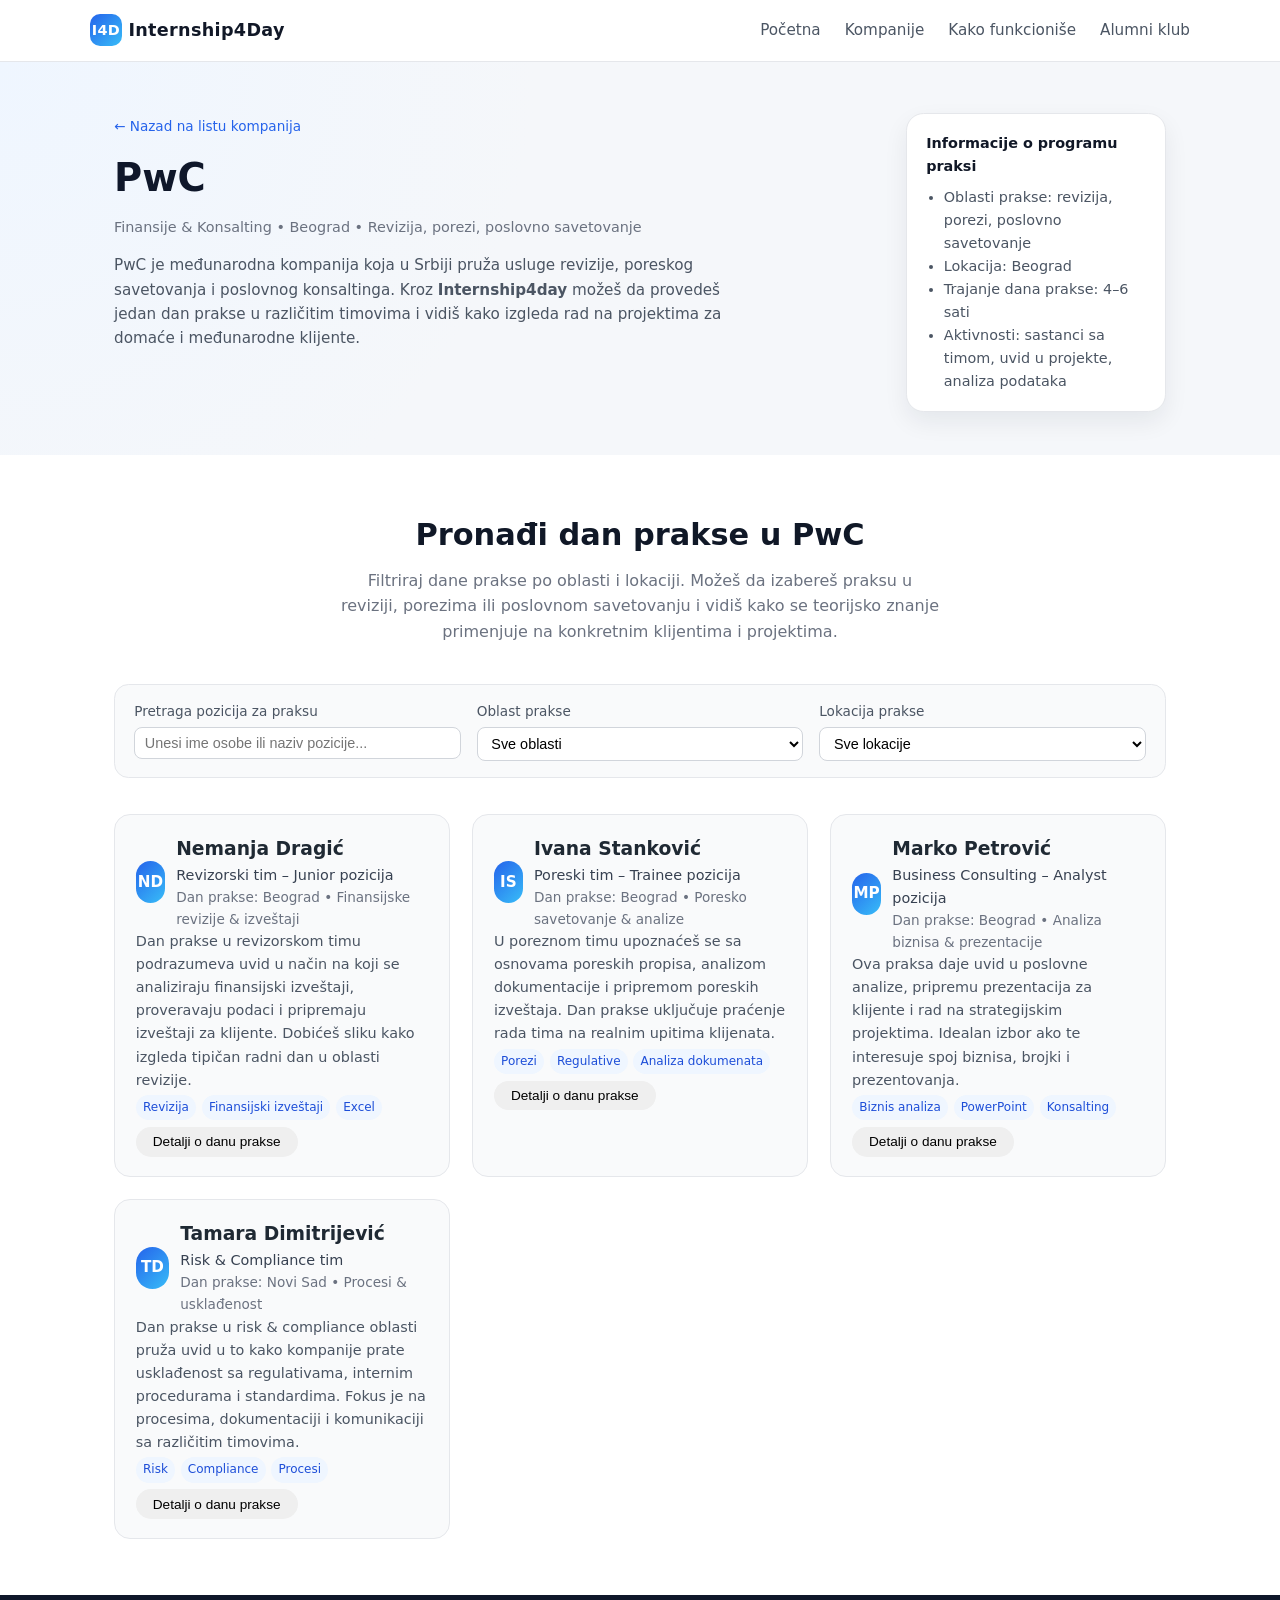
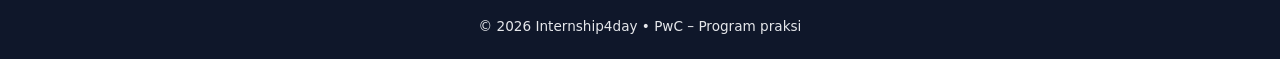
<file: company-pwc.html>
<!DOCTYPE html>
<html lang="sr">
<head>
    <meta charset="UTF-8">
    <meta name="viewport" content="width=device-width, initial-scale=1.0">
    <title>PwC – Prakse u finansijama i konsaltingu | Internship4Day</title>

    <link rel="stylesheet" href="styles/style.css">
    <link rel="stylesheet" href="styles/company-htec.css">
</head>
<body>

    <!-- HEADER -->
    <header class="site-header">
        <div class="container header-content">
            <div class="logo">
                <span class="logo-mark">I4D</span>
                <span class="logo-text">Internship4Day</span>
            </div>

            <nav class="main-nav" id="mainNav">
                <ul>
                    <li><a href="index.html#hero">Početna</a></li>
                    <li><a href="index.html#companies">Kompanije</a></li>
                    <li><a href="index.html#how-it-works">Kako funkcioniše</a></li>
                    <li><a href="index.html#alumni">Alumni klub</a></li>
                    
                </ul>
            </nav>

            <button class="nav-toggle" id="navToggle" aria-label="Otvori meni">
                <span class="nav-toggle-line"></span>
                <span class="nav-toggle-line"></span>
                <span class="nav-toggle-line"></span>
            </button>
        </div>
    </header>

    <main>
        <!-- HERO ZA PwC -->
        <section class="company-hero">
            <div class="container company-hero-content">
                <div class="company-hero-info">
                    <a href="index.html#companies" class="back-link">← Nazad na listu kompanija</a>

                    <h1>PwC</h1>
                    <p class="company-hero-meta">
                        Finansije &amp; Konsalting • Beograd • Revizija, porezi, poslovno savetovanje
                    </p>
                    <p class="company-hero-text">
                        PwC je međunarodna kompanija koja u Srbiji pruža usluge revizije, poreskog savetovanja 
                        i poslovnog konsaltinga. Kroz <strong>Internship4day</strong> možeš da provedeš jedan dan prakse 
                        u različitim timovima i vidiš kako izgleda rad na projektima za domaće i međunarodne klijente.
                    </p>
                </div>

                <div class="company-hero-side">
                    <div class="company-highlight-card">
                        <p class="highlight-title">Informacije o programu praksi</p>
                        <ul class="highlight-list">
                            <li>Oblasti prakse: revizija, porezi, poslovno savetovanje</li>
                            <li>Lokacija: Beograd</li>
                            <li>Trajanje dana prakse: 4–6 sati</li>
                            <li>Aktivnosti: sastanci sa timom, uvid u projekte, analiza podataka</li>
                        </ul>
                    </div>
                </div>
            </div>
        </section>

        <!-- FILTERI ZA PRAKSE U PwC -->
        <section class="mentors-section">
            <div class="container">
                <header class="section-header">
                    <h2>Pronađi dan prakse u PwC</h2>
                    <p>
                        Filtriraj dane prakse po oblasti i lokaciji. Možeš da izabereš praksu u reviziji, 
                        porezima ili poslovnom savetovanju i vidiš kako se teorijsko znanje primenjuje na 
                        konkretnim klijentima i projektima.
                    </p>
                </header>

                <form class="filters mentors-filters">
                    <div class="filter-group">
                        <label for="mentorSearchInput">Pretraga pozicija za praksu</label>
                        <input 
                            type="text" 
                            id="mentorSearchInput" 
                            placeholder="Unesi ime osobe ili naziv pozicije..."
                        >
                    </div>

                    <div class="filter-group">
                        <label for="departmentSelect">Oblast prakse</label>
                        <select id="departmentSelect">
                            <option value="">Sve oblasti</option>
                            <option value="revizija">Revizija</option>
                            <option value="porezi">Porezi</option>
                            <option value="konsalting">Poslovno savetovanje</option>
                        </select>
                    </div>

                    <div class="filter-group">
                        <label for="mentorLocationSelect">Lokacija prakse</label>
                        <select id="mentorLocationSelect">
                            <option value="">Sve lokacije</option>
                            <option value="beograd">Beograd</option>
                            <option value="novisad">Novi Sad</option>
                        </select>
                    </div>
                </form>

                <!-- LISTA POZICIJA ZA PRAKSU -->
                <div class="mentors-grid" id="mentorsList">
                    
                    <!-- PRAKSA 1 – Revizija -->
                    <article class="mentor-card" data-departman="revizija" data-lokacija="beograd">
                        <header class="mentor-header">
                            <div class="mentor-avatar">ND</div>
                            <div>
                                <h3>Nemanja Dragić</h3>
                                <p class="mentor-role">Revizorski tim – Junior pozicija</p>
                                <p class="mentor-meta">Dan prakse: Beograd • Finansijske revizije &amp; izveštaji</p>
                            </div>
                        </header>

                        <p class="mentor-description">
                            Dan prakse u revizorskom timu podrazumeva uvid u način na koji se analiziraju finansijski izveštaji,
                            proveravaju podaci i pripremaju izveštaji za klijente. Dobićeš sliku kako izgleda tipičan radni dan 
                            u oblasti revizije.
                        </p>

                        <div class="mentor-tags">
                            <span>Revizija</span>
                            <span>Finansijski izveštaji</span>
                            <span>Excel</span>
                        </div>

                        <div class="mentor-actions">
                            <button class="btn small-btn">Detalji o danu prakse</button>
                        </div>
                    </article>

                    <!-- PRAKSA 2 – Porezi -->
                    <article class="mentor-card" data-departman="porezi" data-lokacija="beograd">
                        <header class="mentor-header">
                            <div class="mentor-avatar">IS</div>
                            <div>
                                <h3>Ivana Stanković</h3>
                                <p class="mentor-role">Poreski tim – Trainee pozicija</p>
                                <p class="mentor-meta">Dan prakse: Beograd • Poresko savetovanje &amp; analize</p>
                            </div>
                        </header>

                        <p class="mentor-description">
                            U poreznom timu upoznaćeš se sa osnovama poreskih propisa, analizom dokumentacije i pripremom 
                            poreskih izveštaja. Dan prakse uključuje praćenje rada tima na realnim upitima klijenata.
                        </p>

                        <div class="mentor-tags">
                            <span>Porezi</span>
                            <span>Regulative</span>
                            <span>Analiza dokumenata</span>
                        </div>

                        <div class="mentor-actions">
                            <button class="btn small-btn">Detalji o danu prakse</button>
                        </div>
                    </article>

                    <!-- PRAKSA 3 – Poslovno savetovanje -->
                    <article class="mentor-card" data-departman="konsalting" data-lokacija="beograd">
                        <header class="mentor-header">
                            <div class="mentor-avatar">MP</div>
                            <div>
                                <h3>Marko Petrović</h3>
                                <p class="mentor-role">Business Consulting – Analyst pozicija</p>
                                <p class="mentor-meta">Dan prakse: Beograd • Analiza biznisa &amp; prezentacije</p>
                            </div>
                        </header>

                        <p class="mentor-description">
                            Ova praksa daje uvid u poslovne analize, pripremu prezentacija za klijente i rad na 
                            strategijskim projektima. Idealan izbor ako te interesuje spoj biznisa, brojki i prezentovanja.
                        </p>

                        <div class="mentor-tags">
                            <span>Biznis analiza</span>
                            <span>PowerPoint</span>
                            <span>Konsalting</span>
                        </div>

                        <div class="mentor-actions">
                            <button class="btn small-btn">Detalji o danu prakse</button>
                        </div>
                    </article>

                    <!-- PRAKSA 4 – Remote uvid -->
                    <article class="mentor-card" data-departman="konsalting" data-lokacija="novisad">
                        <header class="mentor-header">
                            <div class="mentor-avatar">TD</div>
                            <div>
                                <h3>Tamara Dimitrijević</h3>
                                <p class="mentor-role">Risk &amp; Compliance tim</p>
                                <p class="mentor-meta">Dan prakse: Novi Sad • Procesi &amp; usklađenost</p>
                            </div>
                        </header>

                        <p class="mentor-description">
                            Dan prakse u risk &amp; compliance oblasti pruža uvid u to kako kompanije prate usklađenost
                            sa regulativama, internim procedurama i standardima. Fokus je na procesima, dokumentaciji 
                            i komunikaciji sa različitim timovima.
                        </p>

                        <div class="mentor-tags">
                            <span>Risk</span>
                            <span>Compliance</span>
                            <span>Procesi</span>
                        </div>

                        <div class="mentor-actions">
                            <button class="btn small-btn">Detalji o danu prakse</button>
                        </div>
                    </article>

                </div>
            </div>
        </section>
    </main>

        <!-- MODAL ZA KALENDAR PWC -->
    <div class="schedule-overlay" id="scheduleOverlay">
        <div class="schedule-modal">
            <button class="schedule-close" id="scheduleCloseBtn">×</button>

            <h2>Izaberite termin</h2>
            <p class="schedule-subtitle">
                Odaberite jedan od slobodnih termina za dan prakse u PwC-u.
            </p>

            <div id="calendarContainer"></div>

            <button class="btn primary-btn schedule-confirm-btn" id="scheduleConfirmBtn">
                Zakaži dan prakse
            </button>
        </div>
    </div>

    <!-- SUCCESS MODAL -->
    <div class="success-overlay" id="successOverlay">
        <div class="success-modal">
            <div class="success-icon">✔</div>
            <h3>Uspešno zakazano!</h3>
            <p>Poslali smo vam sve informacije o terminu dana prakse.</p>
            <button class="btn primary-btn" id="successCloseBtn">U redu</button>
        </div>
    </div>


    <!-- FOOTER -->
    <footer class="site-footer">
        <div class="container footer-content">
            <p>© <span id="year"></span> Internship4day • PwC – Program praksi</p>
        </div>
    </footer>

    <script src="scripts/pwc.js"></script>
    <script>
        document.getElementById("year").textContent = new Date().getFullYear();
    </script>
</body>
</html>
</file>
<file: styles/style.css>
/* --------------------
   OSNOVNI RESET & BAZA
----------------------- */

*,
*::before,
*::after {
    box-sizing: border-box;
    margin: 0;
    padding: 0;
}

html {
    scroll-behavior: smooth;
}

body {
    font-family: system-ui, -apple-system, BlinkMacSystemFont, "Segoe UI", sans-serif;
    line-height: 1.6;
    color: #1f2933; /* tamno siva */
    background-color: #f5f7fa; /* svetla pozadina */
}
.company-logo {
    width: 48px;        
    height: 48px;       
    object-fit: contain; 
    border-radius: 8px; 
    background-color: #f5f5f5; 
    padding: 4px;       
}

.linkedin-red {
    display: flex;
    align-items: center;   /* vertikalno centriranje */
    gap: 8px;              /* razmak između ikonice i linka */
}

.link-logo{
     width: 25px;
    height: 25px;
    object-fit: contain;
    border-radius: 8px;
    background-color: #f5f5f5;
    padding: 4px;

}

.intern-logo{
    width: 50px;        
    height: 50px;       
    object-fit: contain; 
    border-radius: 8px; 
    background-color: #f5f5f5; 
    padding: 4px;

}

/* Linkovi */

a {
    color: inherit;
    text-decoration: none;
}

a:hover {
    text-decoration: underline;
}

/* Kontejner */

.container {
    width: 100%;
    max-width: 1100px;
    margin: 0 auto;
    padding: 0 1.5rem;
}

/* Sekcije */

section {
    padding: 3.5rem 0;
}

.section-header {
    text-align: center;
    margin-bottom: 2.5rem;
}

.section-header h2 {
    font-size: 1.9rem;
    margin-bottom: 0.5rem;
    color: #101827;
}

.section-header p {
    color: #6b7280;
    max-width: 600px;
    margin: 0.5rem auto 0;
}

/* --------------------
   HEADER & NAVIGACIJA
----------------------- */

.site-header {
    position: sticky;
    top: 0;
    z-index: 100;
    background-color: #ffffff;
    border-bottom: 1px solid #e5e7eb;
}

.header-content {
    display: flex;
    align-items: center;
    justify-content: space-between;
    padding: 0.9rem 0;
}

/* Logo */

.logo {
    display: flex;
    align-items: center;
    gap: 0.4rem;
    font-weight: 600;
    letter-spacing: 0.02em;
}

.logo-mark {
    display: inline-flex;
    align-items: center;
    justify-content: center;
    width: 32px;
    height: 32px;
    border-radius: 10px;
    background: linear-gradient(135deg, #2563eb, #38bdf8); 
    color: #ffffff;
    font-size: 0.9rem;
}

.logo-text {
    font-size: 1.1rem;
    color: #111827;
}

/* Navigacija */

.main-nav ul {
    display: flex;
    gap: 1.5rem;
    list-style: none;
    font-size: 0.95rem;
}

.main-nav a {
    position: relative;
    color: #4b5563;
    font-weight: 500;
}

.main-nav a::after {
    content: "";
    position: absolute;
    left: 0;
    bottom: -4px;
    width: 0%;
    height: 2px;
    background: #2563eb;
    transition: width 0.2s ease;
}

.main-nav a:hover {
    color: #111827;
    text-decoration: none;
}

.main-nav a:hover::after {
    width: 100%;
}

/* Hamburger */

.nav-toggle {
    display: none;
    background: none;
    border: none;
    cursor: pointer;
}

.nav-toggle-line {
    display: block;
    width: 22px;
    height: 2px;
    background-color: #111827;
    border-radius: 999px;
    margin: 4px 0;
}

/* --------------------
   HERO SEKCIJA
----------------------- */

.gradient-tekst {
    background: linear-gradient(135deg, #2563eb, #1d4ed8);
    -webkit-background-clip: text;
    -webkit-text-fill-color: transparent;
    background-clip: text;
}


.hero {
    padding: 4rem 0 3.5rem;
    background: radial-gradient(circle at top left, #eff6ff, #f5f7fa 40%);
}

.hero-content {
    display: flex;
    align-items: center;
    justify-content: space-between;
    gap: 2rem;
    flex-wrap: wrap;
}

.hero-text {
    flex: 1 1 320px;
}

.hero-text h1 {
    font-size: clamp(2rem, 3vw, 2.6rem);
    margin-bottom: 1rem;
    color: #0f172a;
}

.hero-text p {
    color: #4b5563;
    max-width: 560px;
    margin-bottom: 1.5rem;
}

.hero-actions {
    display: flex;
    flex-wrap: wrap;
    gap: 0.9rem;
}

/* Dugmad */

.btn {
    display: inline-flex;
    align-items: center;
    justify-content: center;
    padding: 0.55rem 1.3rem;
    border-radius: 999px;
    border: 1px solid transparent;
    font-size: 0.95rem;
    font-weight: 500;
    cursor: pointer;
    transition: all 0.18s ease;
    text-decoration: none;
}

.primary-btn {
    background: linear-gradient(135deg, #2563eb, #1d4ed8);
    color: #ffffff;
    box-shadow: 0 8px 18px rgba(37, 99, 235, 0.25);
}

.primary-btn:hover {
    box-shadow: 0 10px 22px rgba(37, 99, 235, 0.35);
    transform: translateY(-1px);
}

.secondary-btn {
    background-color: #ffffff;
    border-color: #cbd5f5;
    color: #1f2933;
}

.secondary-btn:hover {
    background-color: #eff3ff;
}

.small-btn {
    padding: 0.4rem 1rem;
    font-size: 0.85rem;
}

/* Hero vizuelni deo */

.hero-visual {
    flex: 0 1 260px;
    display: flex;
    justify-content: flex-end;
}

.hero-stats {
    display: grid;
    gap: 0.8rem;
    padding: 1.2rem;
    border-radius: 1.2rem;
    background: #ffffff;
    box-shadow:
        0 14px 30px rgba(15, 23, 42, 0.1),
        0 0 0 1px rgba(148, 163, 184, 0.15);
    min-width: 220px;
}

.stat {
    display: flex;
    flex-direction: column;
    align-items: flex-start;
}

.stat-number {
    font-size: 1.5rem;
    font-weight: 700;
    color: #2563eb;
}

.stat-label {
    font-size: 0.85rem;
    color: #6b7280;
    text-transform: uppercase;
    letter-spacing: 0.08em;
}

/* --------------------
   FILTRI & KOMPANIJE
----------------------- */

.companies-section {
    background-color: #ffffff;
}

.filters {
    display: flex;
    flex-wrap: wrap;
    gap: 1rem;
    margin-bottom: 2rem;
    padding: 1rem 1.2rem;
    background-color: #f9fafb;
    border-radius: 0.9rem;
    border: 1px solid #e5e7eb;
}

.filter-group {
    display: flex;
    flex-direction: column;
    flex: 1 1 180px;
    min-width: 180px;
    font-size: 0.85rem;
    color: #4b5563;
}

.filter-group label {
    margin-bottom: 0.25rem;
}

.filter-group input,
.filter-group select {
    padding: 0.45rem 0.6rem;
    border-radius: 0.5rem;
    border: 1px solid #d1d5db;
    font-size: 0.9rem;
    outline: none;
    background-color: #ffffff;
}

.filter-group input:focus,
.filter-group select:focus {
    border-color: #2563eb;
    box-shadow: 0 0 0 1px rgba(37, 99, 235, 0.35);
}

.filter-btn {
    align-self: flex-end;
    margin-left: auto;
    background-color: #ffffff;
    border-color: #d1d5db;
    color: #374151;
}

.filter-btn:hover {
    background-color: #f3f4f6;
}

/* Grid kompanija */

.companies-grid {
    display: grid;
    grid-template-columns: repeat(auto-fit, minmax(260px, 1fr));
    gap: 1.5rem;
}

.company-card {
    background-color: #f9fafb;
    border-radius: 1rem;
    padding: 1.2rem 1.3rem;
    border: 1px solid #e5e7eb;
    display: flex;
    flex-direction: column;
    gap: 0.7rem;
    transition: box-shadow 0.18s ease, transform 0.18s ease, border-color 0.18s ease;
}

.company-card:hover {
    border-color: rgba(37, 99, 235, 0.5);
    box-shadow: 0 10px 24px rgba(15, 23, 42, 0.08);
    transform: translateY(-2px);
}

.company-header {
    display: flex;
    align-items: center;
    gap: 0.7rem;
}

.company-logo-placeholder {
    width: 40px;
    height: 40px;
    border-radius: 0.9rem;
    background: linear-gradient(135deg, #2563eb, #38bdf8);
    color: #ffffff;
    display: flex;
    align-items: center;
    justify-content: center;
    font-weight: 600;
    font-size: 0.9rem;
}

.company-header h3 {
    font-size: 1.05rem;
    color: #111827;
    margin-bottom: 0.15rem;
}

.company-field {
    font-size: 0.85rem;
    color: #6b7280;
}

.company-description {
    font-size: 0.9rem;
    color: #4b5563;
}

.company-actions {
    margin-top: 0.3rem;
}

/* --------------------
   KAKO FUNKCIONIŠE
----------------------- */

.how-it-works {
    background-color: #f5f7fa;
}

.steps-grid {
    display: grid;
    grid-template-columns: repeat(auto-fit, minmax(230px, 1fr));
    gap: 1.5rem;
}

.step-card {
    background-color: #ffffff;
    border-radius: 1rem;
    padding: 1.4rem 1.3rem;
    border: 1px solid #e5e7eb;
    display: flex;
    flex-direction: column;
    gap: 0.5rem;
}

.step-number {
    width: 28px;
    height: 28px;
    border-radius: 999px;
    background-color: #2563eb;
    color: #ffffff;
    display: flex;
    align-items: center;
    justify-content: center;
    font-size: 0.85rem;
    font-weight: 600;
    margin-bottom: 0.3rem;
}

.step-card h3 {
    font-size: 1rem;
    color: #111827;
}

.step-card p {
    font-size: 0.9rem;
    color: #4b5563;
}

/* --------------------
   O NAMA
----------------------- */

.about-section {
    background-color: #ffffff;
    padding-top: 6rem;
}

.about-section p {
    max-width: 750px;
    margin: 0 auto 1rem;
    font-size: 0.95rem;
    color: #4b5563;
}

/* --------------------
   KONTAKT FORMA
----------------------- */

.contact-section {
    background-color: #f5f7fa;
}

.contact-form {
    max-width: 560px;
    margin: 0 auto;
    background-color: #ffffff;
    border-radius: 1rem;
    padding: 1.5rem 1.4rem;
    border: 1px solid #e5e7eb;
    display: flex;
    flex-direction: column;
    gap: 1rem;
}

.form-group {
    display: flex;
    flex-direction: column;
    gap: 0.25rem;
    font-size: 0.9rem;
    color: #374151;
}

.form-group input,
.form-group textarea {
    padding: 0.5rem 0.7rem;
    border-radius: 0.6rem;
    border: 1px solid #d1d5db;
    font-size: 0.9rem;
    outline: none;
    resize: vertical;
}

.form-group input:focus,
.form-group textarea:focus {
    border-color: #2563eb;
    box-shadow: 0 0 0 1px rgba(37, 99, 235, 0.25);
}

/* --------------------
   FOOTER
----------------------- */

.site-footer {
    padding: 1.3rem 0;
    background-color: #0f172a;
    color: #e5e7eb;
    font-size: 0.85rem;
}

.footer-content {
    display: flex;
    align-items: center;
    justify-content: center;
    text-align: center;
}

/* --------------------
   ALUMNI KLUB
----------------------- */

.alumni-section {
    background-color: #f5f7fa;
}

.alumni-grid {
    display: grid;
    grid-template-columns: repeat(auto-fit, minmax(260px, 1fr));
    gap: 1.5rem;
}

/* „Oblačići“ – kartice sa kontaktima */
.alumni-card {
    position: relative;
    background-color: #ffffff;
    border-radius: 1.4rem;
    padding: 1.2rem 1.3rem 1.3rem;
    border: 1px solid #e5e7eb;
    box-shadow: 0 8px 18px rgba(15, 23, 42, 0.04);
    display: flex;
    flex-direction: column;
    gap: 0.45rem;
    font-size: 0.9rem;
    color: #4b5563;
}

/* mali repić kao oblačić */
.alumni-card::after {
    content: "";
    position: absolute;
    bottom: -10px;
    left: 24px;
    width: 18px;
    height: 18px;
    background-color: #ffffff;
    border-left: 1px solid #e5e7eb;
    border-bottom: 1px solid #e5e7eb;
    transform: rotate(45deg);
}

.alumni-name-line {
    display: flex;
    align-items: center;
    justify-content: space-between;
    gap: 0.7rem;
    margin-bottom: 0.2rem;
}

.alumni-card h3 {
    font-size: 1rem;
    color: #111827;
}

.alumni-badge {
    font-size: 0.75rem;
    text-transform: uppercase;
    letter-spacing: 0.08em;
    background-color: #eff6ff;
    color: #1d4ed8;
    padding: 0.25rem 0.5rem;
    border-radius: 999px;
    white-space: nowrap;
}

.alumni-company,
.alumni-mentor {
    font-size: 0.9rem;
    color: #374151;
}

.alumni-contact {
    margin-top: 0.1rem;
    font-size: 0.9rem;
}

.alumni-contact a {
    color: #2563eb;
    text-decoration: none;
}

.alumni-contact a:hover {
    text-decoration: underline;
}

.alumni-note {
    margin-top: 0.25rem;
    font-size: 0.85rem;
    color: #6b7280;
    font-style: italic;
}

/* malo više prostora za repić oblačića */
.alumni-section .container {
    padding-bottom: 5rem;
}


/* --------------------
   RESPONSIVE
----------------------- */

@media (max-width: 768px) {
    .header-content {
        padding: 0.7rem 0;
    }

    .main-nav {
        position: absolute;
        top: 56px;
        left: 0;
        right: 0;
        background-color: #ffffff;
        border-bottom: 1px solid #e5e7eb;
        transform: translateY(-120%);
        opacity: 0;
        pointer-events: none;
        transition: transform 0.2s ease, opacity 0.2s ease;
    }

    .main-nav ul {
        flex-direction: column;
        padding: 0.75rem 1.5rem 1rem;
        gap: 0.7rem;
    }

    .nav-toggle {
        display: block;
    }

    /* klasa .nav-open cemo dodati JS-om na body ili header */
    .nav-open .main-nav {
        transform: translateY(0);
        opacity: 1;
        pointer-events: auto;
    }

    .hero-content {
        flex-direction: column;
    }

    .hero-visual {
        justify-content: flex-start;
    }

    .filters {
        flex-direction: column;
        align-items: stretch;
    }

    .filter-btn {
        width: 100%;
        align-self: stretch;
        margin-left: 0;
    }
}


@media (max-width: 480px) {
    .hero-text h1 {
        font-size: 1.7rem;
    }

    .btn {
        width: 100%;
        justify-content: center;
    }

    .hero-actions {
        flex-direction: column;
    }
}

/* --------------------
   LOGIN / AUTH UI
----------------------- */

.header-auth {
    display: flex;
    align-items: center;
    gap: 0.75rem;
    margin-left: auto;
}

.login-link {
    border: none;
    background: transparent;
    font-size: 0.9rem;
    color: #1f2933;
    cursor: pointer;
    padding: 0.35rem 0.7rem;
    border-radius: 999px;
    transition: background-color 0.15s ease, color 0.15s ease;
}

.login-link:hover {
    background-color: #e5edff;
    color: #1d4ed8;
}

.profile-icon {
    width: 32px;
    height: 32px;
    border-radius: 999px;
    background: #e5edff;
    display: flex;
    align-items: center;
    justify-content: center;
    font-size: 0.95rem;
}

/* da hamburger ne beži kad dodamo auth deo */
.header-content {
    display: flex;
    align-items: center;
    gap: 1rem;
}



/* Malo podešavanje za manje ekrane */

@media (max-width: 768px) {
    .header-auth {
        gap: 0.5rem;
    }

    .profile-icon {
        display: none; /* po želji – da ne bude gužva na malom ekranu */
    }
}


/* LOGIN OVERLAY */

.login-overlay {
    position: fixed;
    inset: 0;
    background: rgba(15, 23, 42, 0.35);
    backdrop-filter: blur(4px);
    display: none;              /* skriveno po defaultu */
    align-items: center;
    justify-content: center;
    z-index: 1000;
}

.login-overlay.active {
    display: flex;
}

.login-modal {
    background: #ffffff;
    border-radius: 1.1rem;
    padding: 1.6rem 1.7rem 1.4rem;
    max-width: 380px;
    width: 90%;
    box-shadow: 0 20px 45px rgba(15, 23, 42, 0.18);
    position: relative;
}

.login-close {
    position: absolute;
    top: 0.7rem;
    right: 0.8rem;
    border: none;
    background: transparent;
    font-size: 1.4rem;
    cursor: pointer;
    color: #6b7280;
}

.login-modal h2 {
    font-size: 1.3rem;
    margin-bottom: 0.35rem;
    color: #111827;
}

.login-subtitle {
    font-size: 0.9rem;
    color: #6b7280;
    margin-bottom: 1rem;
}

.login-form .form-group {
    margin-bottom: 0.75rem;
}

.login-form input {
    width: 100%;
    padding: 0.45rem 0.6rem;
    border-radius: 0.6rem;
    border: 1px solid #d1d5db;
    font-size: 0.9rem;
}

.login-form input:focus {
    outline: none;
    border-color: #2563eb;
    box-shadow: 0 0 0 1px rgba(37, 99, 235, 0.25);
}

.login-submit {
    width: 100%;
    margin-top: 0.4rem;
}

.login-register {
    margin-top: 0.7rem;
    font-size: 0.85rem;
    text-align: center;
    color: #6b7280;
}

.login-register .register-link {
    color: #2563eb;
    text-decoration: none;
}

.login-register .register-link:hover {
    text-decoration: underline;
}

/* --------------------
   MODAL ZA DAN PRAKSE
----------------------- */

.practice-overlay {
    position: fixed;
    inset: 0;
    background: rgba(15, 23, 42, 0.35);
    backdrop-filter: blur(4px);
    display: none;
    align-items: center;
    justify-content: center;
    z-index: 1200;
}

.practice-overlay.active {
    display: flex;
}

.practice-modal {
    background: #ffffff;
    border-radius: 1.1rem;
    padding: 1.6rem 1.7rem 1.4rem;
    max-width: 420px;
    width: 90%;
    box-shadow: 0 20px 45px rgba(15, 23, 42, 0.2);
    position: relative;
}

.practice-close {
    position: absolute;
    top: 0.6rem;
    right: 0.7rem;
    border: none;
    background: transparent;
    font-size: 1.4rem;
    cursor: pointer;
    color: #6b7280;
}

.practice-modal h2 {
    font-size: 1.25rem;
    margin-bottom: 0.4rem;
    color: #111827;
}

.practice-info {
    font-size: 0.95rem;
    color: #374151;
}

.practice-meta {
    font-size: 0.85rem;
    color: #6b7280;
    margin-bottom: 1rem;
}

/* KALENDAR */

.practice-calendar {
    border-radius: 0.9rem;
    border: 1px solid #e5e7eb;
    padding: 0.8rem;
    margin-bottom: 0.9rem;
    background-color: #f9fafb;
}

.calendar-header {
    display: flex;
    justify-content: space-between;
    align-items: center;
    font-size: 0.85rem;
    color: #374151;
    margin-bottom: 0.5rem;
}

.calendar-legend {
    display: flex;
    align-items: center;
    gap: 0.4rem;
    font-size: 0.78rem;
    color: #6b7280;
}

.legend-box {
    width: 10px;
    height: 10px;
    border-radius: 3px;
    display: inline-block;
}

.legend-box.free {
    background-color: #dcfce7; /* zelena */
}

.legend-box.busy {
    background-color: #fee2e2; /* crvena */
}

.calendar-grid {
    display: grid;
    grid-template-columns: repeat(7, 1fr);
    gap: 0.3rem;
    margin-top: 0.3rem;
}

.calendar-day {
    height: 2.1rem;
    border-radius: 0.5rem;
    background-color: #ffffff;
    border: 1px solid #e5e7eb;
    font-size: 0.85rem;
    display: flex;
    align-items: center;
    justify-content: center;
    cursor: pointer;
    user-select: none;
}

.calendar-day.busy {
    background-color: #fee2e2;
    border-color: #fecaca;
    color: #b91c1c;
    cursor: not-allowed;
}

.calendar-day.selected {
    background-color: #22c55e;
    border-color: #16a34a;
    color: #ffffff;
}

/* TOAST – mini pravougaonik za uspešno zakazivanje */

.schedule-toast {
    position: absolute;
    bottom: 1rem;
    left: 50%;
    transform: translateX(-50%) translateY(20px);
    background-color: #ecfdf3;
    border: 1px solid #bbf7d0;
    color: #166534;
    padding: 0.5rem 0.8rem;
    border-radius: 0.75rem;
    font-size: 0.85rem;
    display: flex;
    align-items: center;
    gap: 0.4rem;
    box-shadow: 0 10px 25px rgba(22, 163, 74, 0.2);
    opacity: 0;
    pointer-events: none;
    transition: opacity 0.18s ease, transform 0.18s ease;
}

.schedule-toast.visible {
    opacity: 1;
    pointer-events: auto;
    transform: translateX(-50%) translateY(0);
}

.toast-icon {
    font-size: 1rem;
}

/* --------------------
   PARTNERS CAROUSEL
----------------------- */

.partners-section {
    padding: 2.5rem 0;
    background-color: #ffffff;  /* ili ista boja kao sekcija ispod/iznad */
}

.partners-label {
    text-align: center;
    font-size: 0.9rem;
    text-transform: uppercase;
    letter-spacing: 0.12em;
    color: #6b7280;
    margin-bottom: 1.3rem;
}

/* okvir koji je poravnat sa .container */
.logo-carousel {
    position: relative;
    overflow: hidden;
    width: 100%;        /* koristi širinu .container-a */
}

/* trakica koja se pomera */
.logo-track {
    display: flex;
    align-items: center;
    gap: 3rem;
    animation: logo-scroll 30s linear infinite;
    width: max-content;  /* širina prema sadržaju, ne 100% ekrana */
}

.logo-track img {
    height: 52px;             /* ujednačena visina svih logotipa */
    width: auto;
    object-fit: contain;
    filter: grayscale(40%);
    opacity: 0.9;
    transition: transform 0.2s ease, filter 0.2s ease, opacity 0.2s ease;
}

.logo-track img:hover {
    filter: grayscale(0%);
    opacity: 1;
    transform: scale(1.05);
}

/* animacija – pomeri 50% jer imamo dupli niz logotipa */
@keyframes logo-scroll {
    0% {
        transform: translateX(0);
    }
    100% {
        transform: translateX(-50%);
    }
}
</file>
<file: styles/company-htec.css>
/* --------------------
   COMPANY PAGE & MENTORI
----------------------- */

.company-hero {
    padding: 3.2rem 0 2.7rem;
    background: radial-gradient(circle at top left, #eff6ff, #f5f7fa 40%);
}

.company-hero-content {
    display: flex;
    flex-wrap: wrap;
    gap: 2rem;
    align-items: flex-start;
    justify-content: space-between;
}

.company-hero-info {
    flex: 1 1 320px;
}

.back-link {
    display: inline-block;
    font-size: 0.85rem;
    color: #2563eb;
    margin-bottom: 0.6rem;
    text-decoration: none;
}

.back-link:hover {
    text-decoration: underline;
}

.company-hero-info h1 {
    font-size: clamp(1.9rem, 3vw, 2.4rem);
    color: #0f172a;
    margin-bottom: 0.45rem;
}

.company-hero-meta {
    font-size: 0.9rem;
    color: #6b7280;
    margin-bottom: 0.9rem;
}

.company-hero-text {
    font-size: 0.95rem;
    max-width: 620px;
    color: #4b5563;
}

.company-hero-side {
    flex: 0 1 260px;
    display: flex;
    justify-content: flex-end;
}

.company-highlight-card {
    background-color: #ffffff;
    border-radius: 1.1rem;
    padding: 1.1rem 1.2rem;
    border: 1px solid #e5e7eb;
    box-shadow: 0 10px 24px rgba(15, 23, 42, 0.07);
    font-size: 0.9rem;
    min-width: 240px;
}

.highlight-title {
    font-weight: 600;
    color: #111827;
    margin-bottom: 0.5rem;
}

.highlight-list {
    list-style: disc;
    padding-left: 1.1rem;
    color: #4b5563;
}

/* Mentors sekcija */

.mentors-section {
    background-color: #ffffff;
}

.mentors-filters {
    margin-bottom: 2.2rem;
}

.mentors-grid {
    display: grid;
    grid-template-columns: repeat(auto-fit, minmax(260px, 1fr));
    gap: 1.4rem;
}

.mentor-card {
    background-color: #f9fafb;
    border-radius: 1rem;
    padding: 1.2rem 1.3rem;
    border: 1px solid #e5e7eb;
    display: flex;
    flex-direction: column;
    gap: 0.6rem;
    transition: box-shadow 0.18s ease, transform 0.18s ease, border-color 0.18s ease;
}

.mentor-card:hover {
    border-color: rgba(37, 99, 235, 0.5);
    box-shadow: 0 10px 24px rgba(15, 23, 42, 0.08);
    transform: translateY(-2px);
}

.mentor-header {
    display: flex;
    align-items: center;
    gap: 0.7rem;
}

.mentor-avatar {
    width: 42px;
    height: 42px;
    border-radius: 999px;
    background: linear-gradient(135deg, #2563eb, #38bdf8);
    color: #ffffff;
    display: flex;
    align-items: center;
    justify-content: center;
    font-weight: 600;
    font-size: 0.95rem;
}

.mentor-role {
    font-size: 0.9rem;
    color: #374151;
}

.mentor-meta {
    font-size: 0.85rem;
    color: #6b7280;
}

.mentor-description {
    font-size: 0.9rem;
    color: #4b5563;
}

.mentor-tags {
    display: flex;
    flex-wrap: wrap;
    gap: 0.35rem;
    margin-top: 0.2rem;
}

.mentor-tags span {
    font-size: 0.75rem;
    padding: 0.2rem 0.45rem;
    border-radius: 999px;
    background-color: #eff6ff;
    color: #1d4ed8;
}

.mentor-actions {
    margin-top: 0.4rem;
}


/* ---- OVERLAY ---- */
.schedule-overlay,
.success-overlay {
    position: fixed;
    top: 0;
    left: 0;
    width: 100%;
    height: 100%;
    backdrop-filter: blur(6px);
    background: rgba(0,0,0,0.4);
    display: none;
    justify-content: center;
    align-items: center;
    z-index: 999;
}

/* ---- MODAL ---- */
.schedule-modal,
.success-modal {
    background: white;
    padding: 30px;
    width: 420px;
    border-radius: 16px;
    box-shadow: 0 0 30px rgba(0,0,0,0.2);
    text-align: center;
    position: relative;
    animation: fadeIn 0.3s ease;
}

.schedule-close,
.success-close {
    position: absolute;
    top: 12px;
    right: 16px;
    background: none;
    border: none;
    font-size: 26px;
    cursor: pointer;
}

/* Success modal icon */
.success-icon {
    font-size: 48px;
    color: green;
    font-weight: bold;
    margin-bottom: 10px;
}

/* ---- Calendar Grid ---- */
#calendarContainer {
    margin: 20px auto;
    display: grid;
    grid-template-columns: repeat(7, 1fr);
    gap: 8px;
}

.calendar-day {
    padding: 12px;
    border-radius: 8px;
    background: #e8e8e8;
    cursor: pointer;
    font-weight: bold;
}

.calendar-day.blocked {
    background: #ffb3b3;
    cursor: not-allowed;
}

.calendar-day.available {
    background: #c8ffc8;
}

.calendar-day:hover:not(.blocked) {
    background: #b2ffb2;
}

@keyframes fadeIn {
    from { opacity: 0; transform: scale(0.96); }
    to   { opacity: 1; transform: scale(1); }
}
</file>
